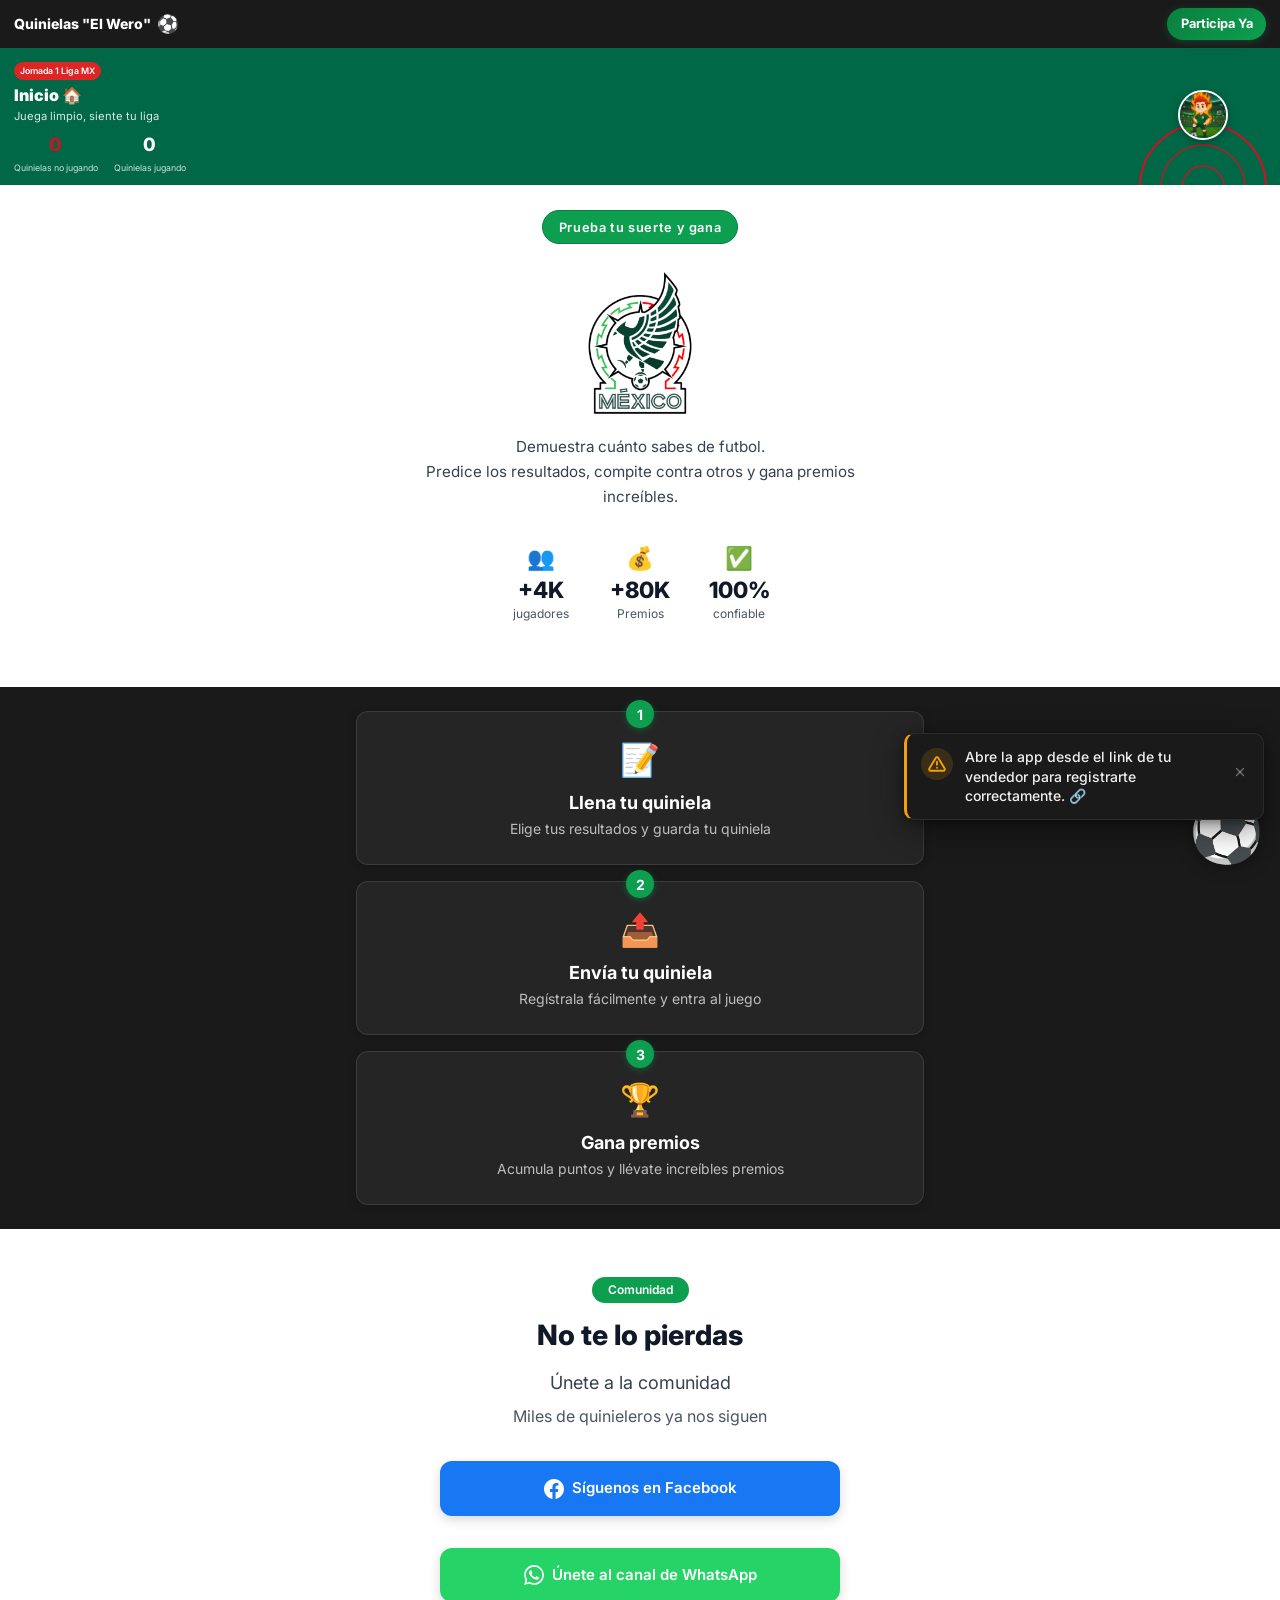
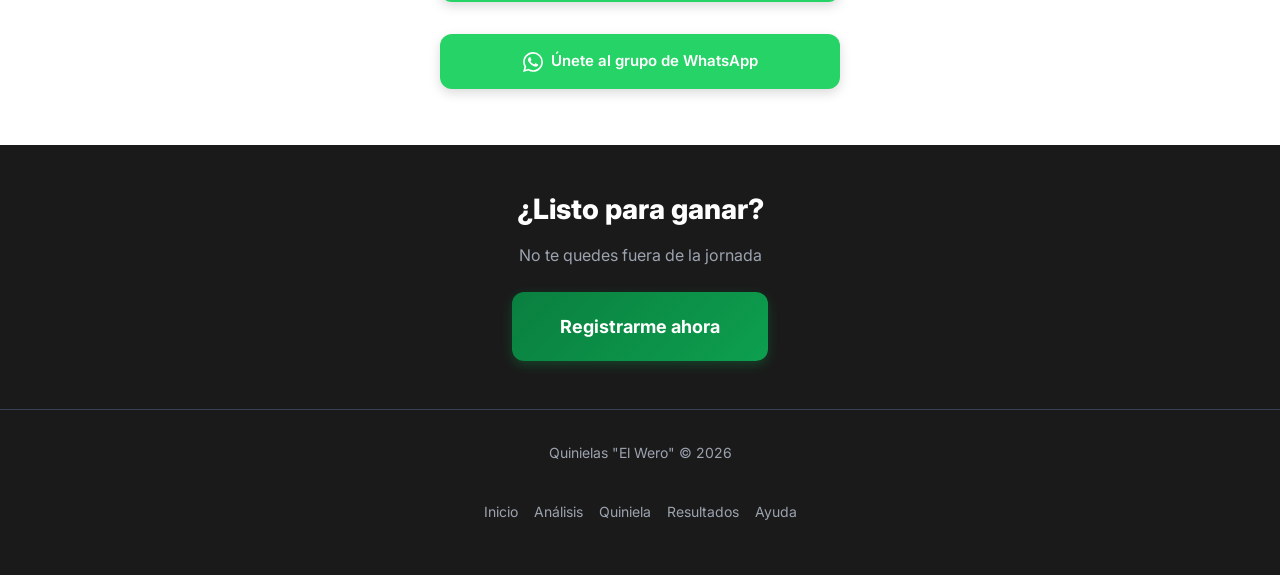
<file: index.html>
<!DOCTYPE html>
<html lang="es">
<head>
<meta charset="UTF-8">
<meta name="viewport" content="width=device-width, initial-scale=1.0, maximum-scale=5.0, user-scalable=yes">
<meta name="description" content="Panel de administración - Quinielas MX">
<title>Quinielas "El Wero"</title>
<link rel="stylesheet" href="styles.css">
<link rel="preconnect" href="https://fonts.googleapis.com">
<link rel="preconnect" href="https://fonts.gstatic.com" crossorigin>
<link href="https://fonts.googleapis.com/css2?family=Inter:wght@400;500;600;700;800;900&display=swap" rel="stylesheet">
<link rel="manifest" href="/manifest.json">
<meta name="theme-color" content="#006847">
<meta name="mobile-web-app-capable" content="yes">
<meta name="apple-mobile-web-app-capable" content="yes">
<meta name="apple-mobile-web-app-title" content="Quinielas">
<meta name="apple-mobile-web-app-status-bar-style" content="black-translucent">
</head>
<body>
<!-- Esto de abajo trabaja con mi header --> <!-- Esto de abajo trabaja con mi header --> <!-- Esto de abajo trabaja con mi header -->
<header class="admin-header">
<div class="header-content">
<div class="header-brand">
<span class="brand-name">Quinielas "El Wero"</span>
<span class="brand-ball">⚽</span>
</div>
<div class="header-user">
<span class="user-name" onclick="navigateTo('quiniela')">Participa Ya</span>
</div>
</div>
</header>
<!-- Esto de abajo trabaja con Inicio , juega limpio siente tu liga--><!-- Esto de abajo trabaja con Inicio , juega limpio siente tu liga-->
<section class="hero-admin active" id="hero">
<div class="hero-content">
<div class="hero-badge">
<span class="jornada-badge">Jornada 1 Liga MX</span>
</div>
<h1 class="hero-title">Inicio 🏠</h1>
<p class="hero-subtitle">Juega limpio, siente tu liga</p>
<div class="hero-stats">
<div class="hero-stat">
<span class="hero-stat__number hero-stat__number--red" id="quinielasNoJugandoCount" data-count="12">0</span>
<span class="hero-stat__label">Quinielas no jugando</span>
</div>
<div class="hero-stat">
<span class="hero-stat__number hero-stat__number--green" id="quinielasJugandoCount" data-count="8">0</span>
<span class="hero-stat__label">Quinielas jugando</span>
</div>
</div>
</div>
<div class="hero-decoration">
<svg class="decoration-ball" viewBox="0 0 100 100" fill="none">
<circle cx="50" cy="50" r="45" stroke="currentColor" stroke-width="1.5" opacity="0.15"/>
<circle cx="50" cy="50" r="30" stroke="currentColor" stroke-width="1" opacity="0.1"/>
<circle cx="50" cy="50" r="15" stroke="currentColor" stroke-width="1" opacity="0.2"/>
</svg>
<img src="logos/logo.png" alt="Logo" class="hero-profile-img">
</div>
</section>
<!-- Esto de abajo trabaja con analisis , Fútbol explicado con datos y porcentajes--> 
<section class="hero-admin hero-analisis" id="hero-analisis">
<div class="hero-content">
<div class="hero-badge">
<span class="jornada-badge">Jornada 1 Liga MX</span>
</div>
<h1 class="hero-title">Análisis 📊</h1>
<p class="hero-subtitle">Fútbol explicado con datos y porcentajes</p>
<div class="hero-stats">
<div class="hero-stat">
<span class="hero-stat__number hero-stat__number--red" data-count="18">8</span>
<span class="hero-stat__label">Equipos mexicanos</span>
</div>
<div class="hero-stat">
<span class="hero-stat__number hero-stat__number--green" data-count="85">10</span>
<span class="hero-stat__label">Equipos europeos</span>
</div>
</div>
</div>
<div class="hero-decoration">
<svg class="decoration-ball" viewBox="0 0 100 100" fill="none">
<circle cx="50" cy="50" r="45" stroke="currentColor" stroke-width="1.5" opacity="0.15"/>
<circle cx="50" cy="50" r="30" stroke="currentColor" stroke-width="1" opacity="0.1"/>
<circle cx="50" cy="50" r="15" stroke="currentColor" stroke-width="1" opacity="0.2"/>
</svg>
<img src="logos/logo.png" alt="Logo" class="hero-profile-img">
</div>
</section>
<!-- Esto de abajo trabaja con quiniela , Cada partido es una decisión, cada acierto te acerca al premio--> 
<section class="hero-admin hero-quiniela" id="hero-quiniela">
<div class="hero-content">
<div class="hero-badge">
<span class="jornada-badge">Jornada 1 Liga MX</span>
</div>
<h1 class="hero-title">Quiniela 📝</h1>
<p class="hero-subtitle">Cada partido es una decisión, cada acierto te acerca al premio</p>
</div>
</section>
<!-- Esto de abajo trabaja con Resultados , Donde el instinto se convierte en victoria--> 
<section class="hero-admin hero-resultados" id="hero-resultados">
<div class="hero-content">
<div class="hero-badge">
<span class="jornada-badge">Jornada 1 Liga MX</span>
</div>
<h1 class="hero-title">Resultados 🏆</h1>
<p class="hero-subtitle">Donde el instinto se convierte en victoria</p>
<div class="hero-stats">
<div class="hero-stat">
<span class="hero-stat__number hero-stat__number--red" id="quinielasNoJugandoCountResultados" data-count="127">0</span>
<span class="hero-stat__label">Quinielas no jugando</span>
</div>
<div class="hero-stat">
<span class="hero-stat__number hero-stat__number--green" id="quinielasJugandoCountResultados" data-count="15">0</span>
<span class="hero-stat__label">Quinielas jugando</span>
</div>
</div>
</div>
<div class="hero-decoration">
<svg class="decoration-ball" viewBox="0 0 100 100" fill="none">
<circle cx="50" cy="50" r="45" stroke="currentColor" stroke-width="1.5" opacity="0.15"/>
<circle cx="50" cy="50" r="30" stroke="currentColor" stroke-width="1" opacity="0.1"/>
<circle cx="50" cy="50" r="15" stroke="currentColor" stroke-width="1" opacity="0.2"/>
</svg>
<img src="logos/logo.png" alt="Logo" class="hero-profile-img">
</div>
</section>
<!-- Esto de abajo trabaja con Ayuda , Cada partido es una decisión, cada acierto te acerca al premio--> 
<section class="hero-admin hero-ayuda" id="hero-ayuda">
<div class="hero-content">
<div class="hero-badge">
<span>Soporte 24/7</span>
</div>
<h1 class="hero-title">Ayuda ❓</h1>
<p class="hero-subtitle">No juegas solo, estamos contigo en cada paso</p>
</div>
</section>
<!-- Esto de abajo trabaja con la el inicio de mi pagina 1 --> <!-- Esto de abajo trabaja con la el inicio de mi pagina 1-->
<main class="main-content" id="mainContent">
<section class="page active" id="pageInicio">
<div class="hero">
<div class="hero-bg"></div>
<div class="hero-content">
<span class="hero-badge">Prueba tu suerte y gana</span>
<img src="logos/mexico.png" alt="México" class="hero-logo">
<p class="hero-text">Demuestra cuánto sabes de futbol.<br>Predice los resultados, compite contra otros y gana premios increíbles.</p>
<div class="hero-metrics">
<div class="metric">
<span class="metric-icon">👥</span>
<span class="metric-value">+4K</span>
<span class="metric-label">jugadores</span>
</div>
<div class="metric">
<span class="metric-icon">💰</span>
<span class="metric-value">+80K</span>
<span class="metric-label">Premios</span>
</div>
<div class="metric">
<span class="metric-icon">✅</span>
<span class="metric-value">100%</span>
<span class="metric-label">confiable</span>
</div>
</div>
</div>
</div>
<!-- Esto de abajo trabaja con la el inicio de mi pagina 2 --> <!-- Esto de abajo trabaja con la el inicio de mi pagina 2-->
<div class="section">
<div class="steps-container">
<div class="step-card">
<div class="step-number">1</div>
<div class="step-icon">📝</div>
<h4>Llena tu quiniela</h4>
<p>Elige tus resultados y guarda tu quiniela</p>
</div>
<div class="step-card">
<div class="step-number">2</div>
<div class="step-icon">📤</div>
<h4>Envía tu quiniela</h4>
<p>Regístrala fácilmente y entra al juego</p>
</div>
<div class="step-card">
<div class="step-number">3</div>
<div class="step-icon">🏆</div>
<h4>Gana premios</h4>
<p>Acumula puntos y llévate increíbles premios</p>
</div>
</div>
</div>
<!-- Esto de abajo trabaja con la el inicio de mi pagina 3 --> <!-- Esto de abajo trabaja con la el inicio de mi pagina 3-->
<div class="section section-dark">
<span class="section-badge">Comunidad</span>
<h3 class="section-title">No te lo pierdas</h3>
<p class="section-subtitle">Únete a la comunidad</p>
<p class="section-text">Miles de quinieleros ya nos siguen</p>
<div class="social-buttons">
<a href="https://www.facebook.com/profile.php?id=61586293432281" target="_blank" class="social-btn facebook">
<svg viewBox="0 0 24 24" fill="currentColor"><path d="M24 12.073c0-6.627-5.373-12-12-12s-12 5.373-12 12c0 5.99 4.388 10.954 10.125 11.854v-8.385H7.078v-3.47h3.047V9.43c0-3.007 1.792-4.669 4.533-4.669 1.312 0 2.686.235 2.686.235v2.953H15.83c-1.491 0-1.956.925-1.956 1.874v2.25h3.328l-.532 3.47h-2.796v8.385C19.612 23.027 24 18.062 24 12.073z"/></svg>
Síguenos en Facebook
</a>
<a href="https://whatsapp.com/channel/0029VbBeTREDZ4LYMSgzS219" target="_blank" class="social-btn whatsapp">
<svg viewBox="0 0 24 24" fill="currentColor"><path d="M17.472 14.382c-.297-.149-1.758-.867-2.03-.967-.273-.099-.471-.148-.67.15-.197.297-.767.966-.94 1.164-.173.199-.347.223-.644.075-.297-.15-1.255-.463-2.39-1.475-.883-.788-1.48-1.761-1.653-2.059-.173-.297-.018-.458.13-.606.134-.133.298-.347.446-.52.149-.174.198-.298.298-.497.099-.198.05-.371-.025-.52-.075-.149-.669-1.612-.916-2.207-.242-.579-.487-.5-.669-.51-.173-.008-.371-.01-.57-.01-.198 0-.52.074-.792.372-.272.297-1.04 1.016-1.04 2.479 0 1.462 1.065 2.875 1.213 3.074.149.198 2.096 3.2 5.077 4.487.709.306 1.262.489 1.694.625.712.227 1.36.195 1.871.118.571-.085 1.758-.719 2.006-1.413.248-.694.248-1.289.173-1.413-.074-.124-.272-.198-.57-.347m-5.421 7.403h-.004a9.87 9.87 0 01-5.031-1.378l-.361-.214-3.741.982.998-3.648-.235-.374a9.86 9.86 0 01-1.51-5.26c.001-5.45 4.436-9.884 9.888-9.884 2.64 0 5.122 1.03 6.988 2.898a9.825 9.825 0 012.893 6.994c-.003 5.45-4.437 9.884-9.885 9.884m8.413-18.297A11.815 11.815 0 0012.05 0C5.495 0 .16 5.335.157 11.892c0 2.096.547 4.142 1.588 5.945L.057 24l6.305-1.654a11.882 11.882 0 005.683 1.448h.005c6.554 0 11.89-5.335 11.893-11.893a11.821 11.821 0 00-3.48-8.413z"/></svg>
Únete al canal de WhatsApp
</a>
<a href="https://chat.whatsapp.com/JKFSN3hDRBA91iy9T7GLPh" target="_blank" class="social-btn whatsapp-group grupo-jornada">
<svg viewBox="0 0 24 24" fill="currentColor"><path d="M17.472 14.382c-.297-.149-1.758-.867-2.03-.967-.273-.099-.471-.148-.67.15-.197.297-.767.966-.94 1.164-.173.199-.347.223-.644.075-.297-.15-1.255-.463-2.39-1.475-.883-.788-1.48-1.761-1.653-2.059-.173-.297-.018-.458.13-.606.134-.133.298-.347.446-.52.149-.174.198-.298.298-.497.099-.198.05-.371-.025-.52-.075-.149-.669-1.612-.916-2.207-.242-.579-.487-.5-.669-.51-.173-.008-.371-.01-.57-.01-.198 0-.52.074-.792.372-.272.297-1.04 1.016-1.04 2.479 0 1.462 1.065 2.875 1.213 3.074.149.198 2.096 3.2 5.077 4.487.709.306 1.262.489 1.694.625.712.227 1.36.195 1.871.118.571-.085 1.758-.719 2.006-1.413.248-.694.248-1.289.173-1.413-.074-.124-.272-.198-.57-.347m-5.421 7.403h-.004a9.87 9.87 0 01-5.031-1.378l-.361-.214-3.741.982.998-3.648-.235-.374a9.86 9.86 0 01-1.51-5.26c.001-5.45 4.436-9.884 9.888-9.884 2.64 0 5.122 1.03 6.988 2.898a9.825 9.825 0 012.893 6.994c-.003 5.45-4.437 9.884-9.885 9.884m8.413-18.297A11.815 11.815 0 0012.05 0C5.495 0 .16 5.335.157 11.892c0 2.096.547 4.142 1.588 5.945L.057 24l6.305-1.654a11.882 11.882 0 005.683 1.448h.005c6.554 0 11.89-5.335 11.893-11.893a11.821 11.821 0 00-3.48-8.413z"/></svg>
<span class="texto-grupo-jornada">Únete al grupo de WhatsApp</span>
</a>
</div>
</div>
<!-- Esto de abajo trabaja con la el inicio de mi pagina 4 --> <!-- Esto de abajo trabaja con la el inicio de mi pagina 4-->
<div class="section section-cta">
<h3 class="section-title">¿Listo para ganar?</h3>
<p class="section-text">No te quedes fuera de la jornada</p>
<button class="btn-primary btn-large" onclick="navigateTo('quiniela')">Registrarme ahora</button>
</div>
</section>
<!-- Esto de abajo trabaja con las cosas de Analisis, Horarios , Porcentajes --> <!-- Esto de abajo trabaja con las cosas de Analisis, Horarios , Porcentajes -->
<section class="page" id="pageAnalisis">
<div class="tab-container">
<button class="tab-btn active" data-tab="horarios">Horarios</button>
<button class="tab-btn" data-tab="porcentajes">Porcentajes</button>
</div>
<div class="tab-content active" id="tabHorarios">
<div class="matches-list" id="matchesHorarios"></div>
</div>
<div class="tab-content" id="tabPorcentajes">
<div class="matches-list" id="matchesPorcentajes"></div>
</div>
</section>
<!-- Esto de abajo trabaja con la pagina de la quiniela--> <!-- Esto de abajo trabaja con la pagina de la quiniela--> 
<section class="page" id="pageQuiniela">
<div class="quiniela-form">
<div class="input-group" style="display: flex; gap: 0; align-items: stretch;">
<input type="text" id="playerName" placeholder="Tu nombre" maxlength="15" style="flex: 1; margin: 0;">
<button class="btn-save" onclick="saveQuiniela()">Guardar 💾</button>
<button class="btn-reglamento" onclick="showReglamento()">📋</button>
</div>
<div class="quiniela-matches" id="quinielaMatches"></div>
<div class="quiniela-actions">
<button class="action-btn btn-delete" onclick="clearQuiniela()">Borrar<span class="action-icon">🗑️</span></button>
<button class="action-btn" onclick="randomQuiniela()">Aleatoria<span class="action-icon">🎲</span></button>
<button class="action-btn" type="button">Quinielas<span class="action-value quiniela-count">0</span></button>
<button class="action-btn" type="button">Precio<span class="action-value price-display">$0</span></button>
<button class="action-btn" data-action="show-saved" onclick="showSaved()">Guardadas<span class="action-icon">💾</span></button>
<button class="action-btn" onclick="sendQuiniela()">Enviar<span class="action-icon">✅</span></button>
</div>
<button class="quiniela-help-banner" onclick="showHelpModal()">
<span class="help-question">¿Tienes duda de cómo enviar tu quiniela?</span>
<span class="btn-help-icon">❓</span>
</button>
</div>
</section>
<!-- Esto de abajo trabaja con la pagina de los resultados--> <!-- Esto de abajo trabaja con la pagina de los resultados-->
<section class="page" id="pageResultados">
<div class="tab-container">
<button class="tab-btn active" data-tab="misQuinielas">Jugadas</button>
<button class="tab-btn" data-tab="listaGeneral">Lista</button>
<button class="tab-btn" data-tab="podio1">🥇</button>
<button class="tab-btn" data-tab="podio2">🥈</button>
<button class="tab-btn" data-tab="verificar">Verificar</button>
<button class="tab-btn" data-tab="simulador">Simulador</button>
</div>
<!-- Esto de abajo trabaja con las quinielas de jugadas--> <!-- Esto de abajo trabaja con las quinielas de jugadas-->
<div class="tab-content active" id="tabMisQuinielas">
<div class="my-quinielas-list" id="myQuinielasList">
<div class="empty-state">
<span class="empty-icon">📋</span>
<p>Aún no tienes quinielas guardadas</p>
<button class="btn-primary" onclick="navigateTo('quiniela')">Crear mi primera quiniela</button>
</div>
</div>
</div>
<!-- Esto de abajo trabaja con la lista oficial--> <!-- Esto de abajo trabaja con la lista oficial-->
<div class="tab-content" id="tabListaGeneral">
<div class="table-container">
<div class="table-wrapper">
<table class="results-table">
<thead>
<tr>
<th class="col-folio">Folio</th>
<th class="col-name">Nombre</th>
<th class="col-vendor">Vendedor</th>
<th class="col-match" data-match-index="1"></th>
<th class="col-match" data-match-index="2"></th>
<th class="col-match" data-match-index="3"></th>
<th class="col-match" data-match-index="4"></th>
<th class="col-match" data-match-index="5"></th>
<th class="col-match" data-match-index="6"></th>
<th class="col-match" data-match-index="7"></th>
<th class="col-match" data-match-index="8"></th>
<th class="col-match" data-match-index="9"></th>
<th class="col-points">Pts</th>
</tr>
</thead>
<tbody id="listaOficialTableBody"></tbody>
</table>
</div>
</div>
</div>
<!-- Esto de abajo trabaja con el contenido del 1 lugar-->
<div class="tab-content" id="tabPodio1">
<main class="main special-page gold-theme">
<div class="special-header">
<h2 class="special-title-yellow">Participantes<br>en primer Lugar</h2>
<div class="medal-container"><span class="medal-sticker">🥇</span></div>
</div>
<span class="winner-count" id="firstPlaceTotal">0</span>
<span class="winner-label" id="firstPlacePoints">cargando...</span>
</main>
</div>
<!-- Esto de abajo trabaja con el contenido del 2 lugar--> 
<div class="tab-content" id="tabPodio2">
<main class="main special-page silver-theme">
<div class="special-header">
<h2 class="special-title-silver">Participantes<br>en segundo Lugar</h2>
<div class="medal-container"><span class="medal-sticker">🥈</span></div>
</div>
<span class="winner-count" id="secondPlaceTotal">0</span>
<span class="winner-label" id="secondPlacePoints">cargando...</span>
</main>
</div>
<!-- Esto de abajo trabaja con el contenido del verificador--> <!-- Esto de abajo trabaja con el contenido del verificador-->
<div class="tab-content" id="tabVerificar">
<main class="main">
<div class="search-container">
<div class="search-box">
<input type="text" id="searchInput" class="search-input" placeholder="Nombre o vendedor..." autocomplete="off">
<button id="searchBtn" class="search-btn">Buscar</button>
</div>
</div>
<div class="search-results" id="searchResults">
<div class="no-results">
<span class="no-results-icon">🔎</span>
<p>Buscar quiniela</p>
</div>
</div>
</main>
</div>
<!-- Esto de abajo trabaja con el contenido del simulador--> <!-- Esto de abajo trabaja con el contenido del simulador--> 
<div class="tab-content" id="tabSimulador">
<main class="main">
<div class="teams-header">
<h2 class="section-title">Simulador de resultados 🎮 </h2>
<p class="text-center mb-1" style="color:var(--texto-secundario);">Ajusta los resultados y visualiza tu posición final</p>
</div>
<div class="simulation-shell">
<div class="simulation-container">
<div class="simulation-grid" id="simulationGrid"></div>
<div class="simulation-actions">
<button class="sim-btn sim-btn-secondary" id="resetSimulation">Reiniciar pronosticos 🔄</button>
</div>
</div>
</div>
<div class="summary-cards mb-2">
<div class="summary-card gold">
<span class="summary-icon">🥇</span>
<span class="summary-label">1er Lugar</span>
<span class="summary-count" id="simFirstPlace">0</span>
</div>
<div class="summary-card silver">
<span class="summary-icon">🥈</span>
<span class="summary-label">2do Lugar</span>
<span class="summary-count" id="simSecondPlace">0</span>
</div>
<div class="summary-card total">
<span class="summary-icon">👥</span>
<span class="summary-label">Total</span>
<span class="summary-count" id="simTotal">0</span>
</div>
</div>
<h2 class="section-title">Tabla de posiciones (Simulada)</h2>
<div class="table-container">
<div class="table-wrapper">
<table class="results-table">
<thead>
<tr>
<th class="col-folio">Folio</th>
<th class="col-name">Nombre</th>
<th class="col-vendor">Vendedor</th>
<th class="col-match" data-match-index="1"></th>
<th class="col-match" data-match-index="2"></th>
<th class="col-match" data-match-index="3"></th>
<th class="col-match" data-match-index="4"></th>
<th class="col-match" data-match-index="5"></th>
<th class="col-match" data-match-index="6"></th>
<th class="col-match" data-match-index="7"></th>
<th class="col-match" data-match-index="8"></th>
<th class="col-match" data-match-index="9"></th>
<th class="col-points">Pts</th>
</tr>
</thead>
<tbody id="simulationResultsBody"></tbody>
</table>
</div>
</div>
</main>
</div>
</section>
<!-- Esto de abajo trabaja con la pagina de ayuda--><!-- Esto de abajo trabaja con la pagina de ayuda-->
<section class="page" id="pageAyuda">
<section class="quick-help" id="quick-help">
<div class="help-section-header">
<h2 class="help-section-title">Toca para ver más información 👇</h2>
</div>
<div class="help-cards">
<article class="help-card" data-card="como-funciona">
<div class="help-card-icon">
<svg width="28" height="28" viewBox="0 0 24 24" fill="none" stroke="currentColor" stroke-width="2"><circle cx="12" cy="12" r="10"></circle><polygon points="10 8 16 12 10 16 10 8"></polygon></svg>
</div>
<h3 class="help-card-title">¿Cómo funciona la quiniela?</h3>
<p class="help-card-preview">Predice los resultados de los partidos</p>
<div class="help-card-content">
<p>La quiniela es simple: predices los resultados de los partidos de la jornada. Por cada acierto ganas 1 punto.<br>El que más puntos acumule al final, ¡gana el premio!</p>
<ul>
<li>Selecciona ganador local, <br>empate o visitante</li>
<li>Guarda tu quiniela cuando estés seguro de tus predicciones</li>
</ul>
</div>
<div class="help-card-arrow">
<svg width="20" height="20" viewBox="0 0 24 24" fill="none" stroke="currentColor" stroke-width="2"><polyline points="6 9 12 15 18 9"></polyline></svg>
</div>
</article>
<article class="help-card" data-card="como-envio">
<div class="help-card-icon">
<svg width="28" height="28" viewBox="0 0 24 24" fill="none" stroke="currentColor" stroke-width="2"><line x1="22" y1="2" x2="11" y2="13"></line><polygon points="22 2 15 22 11 13 2 9 22 2"></polygon></svg>
</div>
<h3 class="help-card-title">¿Cómo envío mi quiniela?</h3>
<p class="help-card-preview">Proceso simple y rápido</p>
<div class="help-card-content">
<p>Una vez que hayas completado todas tus predicciones:</p>
<ul>
<li>Revisa que todos los partidos tengan predicción</li>
<li>Presiona el botón "Enviar quiniela"</li>
<li>Serás redirigido a WhatsApp para enviar tu quiniela</li>
</ul>
</div>
<div class="help-card-arrow">
<svg width="20" height="20" viewBox="0 0 24 24" fill="none" stroke="currentColor" stroke-width="2"><polyline points="6 9 12 15 18 9"></polyline></svg>
</div>
</article>
<article class="help-card" data-card="ver-puntos">
<div class="help-card-icon">
<svg width="28" height="28" viewBox="0 0 24 24" fill="none" stroke="currentColor" stroke-width="2"><path d="M12 20V10"></path><path d="M18 20V4"></path><path d="M6 20v-4"></path></svg>
</div>
<h3 class="help-card-title">¿Cómo veo mis puntos?</h3>
<p class="help-card-preview">Sigue tu posición en tiempo real</p>
<div class="help-card-content">
<p>Puedes ver tus puntos y posición en cualquier momento:</p>
<ul>
<li>Entra a la sección "Resultados"</li>
<li>Consulta el tablero de posiciones</li>
<li>Los puntos se actualizan cada partido</li>
<li>Compara con otros participantes</li>
</ul>
</div>
<div class="help-card-arrow">
<svg width="20" height="20" viewBox="0 0 24 24" fill="none" stroke="currentColor" stroke-width="2"><polyline points="6 9 12 15 18 9"></polyline></svg>
</div>
</article>
<article class="help-card" data-card="si-gane">
<div class="help-card-icon">
<svg width="28" height="28" viewBox="0 0 24 24" fill="none" stroke="currentColor" stroke-width="2"><path d="M6 9H4.5a2.5 2.5 0 0 1 0-5H6"></path><path d="M18 9h1.5a2.5 2.5 0 0 0 0-5H18"></path><path d="M4 22h16"></path><path d="M10 14.66V17c0 .55-.47.98-.97 1.21C7.85 18.75 7 20.24 7 22"></path><path d="M14 14.66V17c0 .55.47.98.97 1.21C16.15 18.75 17 20.24 17 22"></path><path d="M18 2H6v7a6 6 0 0 0 12 0V2Z"></path></svg>
</div>
<h3 class="help-card-title">¿Cómo sé si gané?</h3>
<p class="help-card-preview">Notificación y pago garantizado</p>
<div class="help-card-content">
<p>Si resultas ganador:</p>
<ul>
<li>Te notificamos por WhatsApp</li>
<li>Tu nombre aparece en el tablero de ganadores</li>
<li>El pago se realiza en menos de 24 horas</li>
<li>Puedes elegir método de pago</li>
</ul>
</div>
<div class="help-card-arrow">
<svg width="20" height="20" viewBox="0 0 24 24" fill="none" stroke="currentColor" stroke-width="2"><polyline points="6 9 12 15 18 9"></polyline></svg>
</div>
</article>
<article class="help-card" data-card="reglas">
<div class="help-card-icon">
<svg width="28" height="28" viewBox="0 0 24 24" fill="none" stroke="currentColor" stroke-width="2"><path d="M14 2H6a2 2 0 0 0-2 2v16a2 2 0 0 0 2 2h12a2 2 0 0 0 2-2V8z"></path><polyline points="14 2 14 8 20 8"></polyline><line x1="16" y1="13" x2="8" y2="13"></line><line x1="16" y1="17" x2="8" y2="17"></line><polyline points="10 9 9 9 8 9"></polyline></svg>
</div>
<h3 class="help-card-title">Reglas generales</h3>
<p class="help-card-preview">Todo lo que necesitas saber</p>
<div class="help-card-content">
<p>Reglas básicas de participación:</p>
<ul>
<li>Puedes participar con las quinielas que desees por jornada</li>
<li>El cierre de la quiniela es 4 horas antes del primer partido</li>
<li>En caso de empate en puntos, el premio se divide entre los ganadores</li>
<li>Es responsabilidad de cada participante verificar que su quiniela haya sido subida correctamente</li>
<li>Quiniela no enviada, no subida por algún vendedor o por cualquier error, simplemente no participa en la jornada.</li>
<li>El Wero solo responde por la lista general de resultados</li>
</ul>
</div>
<div class="help-card-arrow">
<svg width="20" height="20" viewBox="0 0 24 24" fill="none" stroke="currentColor" stroke-width="2"><polyline points="6 9 12 15 18 9"></polyline></svg>
</div>
</article>
</div>
</section>
<section class="help-deposits" id="deposits">
<div class="help-section-header">
<div class="help-deposits-badge">
<svg width="16" height="16" viewBox="0 0 24 24" fill="none" stroke="currentColor" stroke-width="2"><path d="M12 22s8-4 8-10V5l-8-3-8 3v7c0 6 8 10 8 10z"></path><polyline points="9 12 11 14 15 10"></polyline></svg>
<span>Seguro 100% 🔒</span>
</div>
<h2 class="help-section-title">Métodos de depósito</h2>
<p class="help-section-subtitle">Elige tu método preferido y deposita fácilmente</p>
</div>
<div class="help-deposit-cards">
<!-- ⚽ JavaScript llena esto automáticamente según el vendedor ⚽ -->
</div>
<div class="help-deposit-tip">
<svg width="20" height="20" viewBox="0 0 24 24" fill="none" stroke="currentColor" stroke-width="2"><circle cx="12" cy="12" r="10"></circle><line x1="12" y1="16" x2="12" y2="12"></line><line x1="12" y1="8" x2="12.01" y2="8"></line></svg>
<p>Después de depositar, envía tu comprobante por WhatsApp para activar tu jugada</p>
</div>
</section>
<section class="help-contact" id="contact">
<div class="help-contact-content">
<div class="help-contact-icon">
<svg width="32" height="32" viewBox="0 0 24 24" fill="currentColor"><path d="M17.472 14.382c-.297-.149-1.758-.867-2.03-.967-.273-.099-.471-.148-.67.15-.197.297-.767.966-.94 1.164-.173.199-.347.223-.644.075-.297-.15-1.255-.463-2.39-1.475-.883-.788-1.48-1.761-1.653-2.059-.173-.297-.018-.458.13-.606.134-.133.298-.347.446-.52.149-.174.198-.298.298-.497.099-.198.05-.371-.025-.52-.075-.149-.669-1.612-.916-2.207-.242-.579-.487-.5-.669-.51-.173-.008-.371-.01-.57-.01-.198 0-.52.074-.792.372-.272.297-1.04 1.016-1.04 2.479 0 1.462 1.065 2.875 1.213 3.074.149.198 2.096 3.2 5.077 4.487.709.306 1.262.489 1.694.625.712.227 1.36.195 1.871.118.571-.085 1.758-.719 2.006-1.413.248-.694.248-1.289.173-1.413-.074-.124-.272-.198-.57-.347m-5.421 7.403h-.004a9.87 9.87 0 01-5.031-1.378l-.361-.214-3.741.982.998-3.648-.235-.374a9.86 9.86 0 01-1.51-5.26c.001-5.45 4.436-9.884 9.888-9.884 2.64 0 5.122 1.03 6.988 2.898a9.825 9.825 0 012.893 6.994c-.003 5.45-4.437 9.884-9.885 9.884m8.413-18.297A11.815 11.815 0 0012.05 0C5.495 0 .16 5.335.157 11.892c0 2.096.547 4.142 1.588 5.945L.057 24l6.305-1.654a11.882 11.882 0 005.683 1.448h.005c6.554 0 11.89-5.335 11.893-11.893a11.821 11.821 0 00-3.48-8.413z"/></svg>
</div>
<h2 class="help-contact-title">¿Dudas? escríbenos directo</h2>
<p class="help-contact-subtitle">Respondemos tus dudas</p>
<a href="https://wa.me/528281011650" class="help-whatsapp-button" target="_blank" rel="noopener">
<span>Abrir WhatsApp</span>
<svg width="20" height="20" viewBox="0 0 24 24" fill="currentColor"><path d="M17.472 14.382c-.297-.149-1.758-.867-2.03-.967-.273-.099-.471-.148-.67.15-.197.297-.767.966-.94 1.164-.173.199-.347.223-.644.075-.297-.15-1.255-.463-2.39-1.475-.883-.788-1.48-1.761-1.653-2.059-.173-.297-.018-.458.13-.606.134-.133.298-.347.446-.52.149-.174.198-.298.298-.497.099-.198.05-.371-.025-.52-.075-.149-.669-1.612-.916-2.207-.242-.579-.487-.5-.669-.51-.173-.008-.371-.01-.57-.01-.198 0-.52.074-.792.372-.272.297-1.04 1.016-1.04 2.479 0 1.462 1.065 2.875 1.213 3.074.149.198 2.096 3.2 5.077 4.487.709.306 1.262.489 1.694.625.712.227 1.36.195 1.871.118.571-.085 1.758-.719 2.006-1.413.248-.694.248-1.289.173-1.413-.074-.124-.272-.198-.57-.347m-5.421 7.403h-.004a9.87 9.87 0 01-5.031-1.378l-.361-.214-3.741.982.998-3.648-.235-.374a9.86 9.86 0 01-1.51-5.26c.001-5.45 4.436-9.884 9.888-9.884 2.64 0 5.122 1.03 6.988 2.898a9.825 9.825 0 012.893 6.994c-.003 5.45-4.437 9.884-9.885 9.884m8.413-18.297A11.815 11.815 0 0012.05 0C5.495 0 .16 5.335.157 11.892c0 2.096.547 4.142 1.588 5.945L.057 24l6.305-1.654a11.882 11.882 0 005.683 1.448h.005c6.554 0 11.89-5.335 11.893-11.893a11.821 11.821 0 00-3.48-8.413z"/></svg>
</a>
</div>
</section>
<section class="help-faq" id="faq">
<div class="help-section-header">
<h2 class="help-section-title">Preguntas frecuentes a <br>"El Wero"</h2>
<p class="help-section-subtitle">Las dudas más comunes resueltas</p>
</div>
<div class="help-faq-list">
<article class="help-faq-item">
<button class="help-faq-question">
<span>¿Cómo te llamas?</span>
<svg class="help-faq-icon" width="20" height="20" viewBox="0 0 24 24" fill="none" stroke="currentColor" stroke-width="2"><line x1="12" y1="5" x2="12" y2="19"></line><line x1="5" y1="12" x2="19" y2="12"></line></svg>
</button>
<div class="help-faq-answer">
<p>Irving Emilio Gonzalez Romero.</p>
</div>
</article>
<article class="help-faq-item">
<button class="help-faq-question">
<span>¿Dónde se ubican?</span>
<svg class="help-faq-icon" width="20" height="20" viewBox="0 0 24 24" fill="none" stroke="currentColor" stroke-width="2"><line x1="12" y1="5" x2="12" y2="19"></line><line x1="5" y1="12" x2="19" y2="12"></line></svg>
</button>
<div class="help-faq-answer">
<p>Cadereyta Jiménez.</p>
</div>
</article>
<article class="help-faq-item">
<button class="help-faq-question">
<span>¿Cuánto es el premio?</span>
<svg class="help-faq-icon" width="20" height="20" viewBox="0 0 24 24" fill="none" stroke="currentColor" stroke-width="2"><line x1="12" y1="5" x2="12" y2="19"></line><line x1="5" y1="12" x2="19" y2="12"></line></svg>
</button>
<div class="help-faq-answer">
<p>El premio se publica poco antes del primer partido.</p>
</div>
</article>
<article class="help-faq-item">
<button class="help-faq-question">
<span>¿Qué pasa si salen varios ganadores?</span>
<svg class="help-faq-icon" width="20" height="20" viewBox="0 0 24 24" fill="none" stroke="currentColor" stroke-width="2"><line x1="12" y1="5" x2="12" y2="19"></line><line x1="5" y1="12" x2="19" y2="12"></line></svg>
</button>
<div class="help-faq-answer">
<p>El premio se reparte entre las personas que obtuvieron la mayor cantidad de puntos.</p>
</div>
</article>
<article class="help-faq-item">
<button class="help-faq-question">
<span>¿A qué hora cierra la quiniela?</span>
<svg class="help-faq-icon" width="20" height="20" viewBox="0 0 24 24" fill="none" stroke="currentColor" stroke-width="2"><line x1="12" y1="5" x2="12" y2="19"></line><line x1="5" y1="12" x2="19" y2="12"></line></svg>
</button>
<div class="help-faq-answer">
<p>Semana a semana se postula diferente horario tras finalizar la quiniela anterior.</p>
</div>
</article>
<article class="help-faq-item">
<button class="help-faq-question">
<span>¿Cómo es el método de pago cuando resulto ganador?</span>
<svg class="help-faq-icon" width="20" height="20" viewBox="0 0 24 24" fill="none" stroke="currentColor" stroke-width="2"><line x1="12" y1="5" x2="12" y2="19"></line><line x1="5" y1="12" x2="19" y2="12"></line></svg>
</button>
<div class="help-faq-answer">
<p>Se te pide alguna tarjeta de tu pertenencia para depositarte.</p>
</div>
</article>
<article class="help-faq-item">
<button class="help-faq-question">
<span>¿Cuándo se publica la lista de participantes?</span>
<svg class="help-faq-icon" width="20" height="20" viewBox="0 0 24 24" fill="none" stroke="currentColor" stroke-width="2"><line x1="12" y1="5" x2="12" y2="19"></line><line x1="5" y1="12" x2="19" y2="12"></line></svg>
</button>
<div class="help-faq-answer">
<p>Poco antes del primer partido.</p>
</div>
</article>
<article class="help-faq-item">
<button class="help-faq-question">
<span>¿Cuánto vale la quiniela?</span>
<svg class="help-faq-icon" width="20" height="20" viewBox="0 0 24 24" fill="none" stroke="currentColor" stroke-width="2"><line x1="12" y1="5" x2="12" y2="19"></line><line x1="5" y1="12" x2="19" y2="12"></line></svg>
</button>
<div class="help-faq-answer">
<p>$30 pesos.</p>
</div>
</article>
</div>
</section>
</section>
<!-- Esto de abajo trabaja con la pagina de administrador--><!-- Esto de abajo trabaja con la pagina de administrador-->
<section class="page" id="pageAdmin">
<div class="admin-root">
<section class="admin-hero" id="admin-hero">
<div class="hero-content">
<h1 class="hero-title">Panel del administrador</h1>
<p class="hero-subtitle">Control total de tus quinielas</p>
<p class="hero-vendor" id="heroVendorText">Vendedor</p>
</div>
</section>
<section class="admin-kpis" id="admin-kpis">
<div class="section-header">
<h2 class="section-title">Resumen general</h2>
</div>
</section>
<section class="admin-alerts" id="admin-alerts">
<div class="alert alert--danger">
<div class="alert__icon">
<svg width="20" height="20" viewBox="0 0 24 24" fill="none" stroke="currentColor" stroke-width="2"><circle cx="12" cy="12" r="10"></circle><line x1="12" y1="8" x2="12" y2="12"></line><line x1="12" y1="16" x2="12.01" y2="16"></line></svg>
</div>
<div class="alert__content">
<p class="alert__title"><span id="pendingCount">0</span> Por confirmar</p>
<p class="alert__text">Requieren confirmación</p>
</div>
<button class="alert__action" aria-label="Ver pendientes">
<svg width="16" height="16" viewBox="0 0 24 24" fill="none" stroke="currentColor" stroke-width="2"><polyline points="9 18 15 12 9 6"></polyline></svg>
</button>
</div>
<div class="alert alert--success">
<div class="alert__icon">
<svg width="20" height="20" viewBox="0 0 24 24" fill="none" stroke="currentColor" stroke-width="2"><circle cx="12" cy="12" r="10"></circle><polygon points="10 8 16 12 10 16 10 8"></polygon></svg>
</div>
<div class="alert__content">
<p class="alert__title"><span id="playingCount">0</span> Jugando</p>
<p class="alert__text">Quinielas jugando en la jornada</p>
</div>
<button class="alert__action" aria-label="Ver jugando">
<svg width="16" height="16" viewBox="0 0 24 24" fill="none" stroke="currentColor" stroke-width="2"><polyline points="9 18 15 12 9 6"></polyline></svg>
</button>
</div>
<div class="alert alert--info">
<div class="alert__icon">
<svg width="20" height="20" viewBox="0 0 24 24" fill="none" stroke="currentColor" stroke-width="2"><circle cx="12" cy="12" r="10"></circle><line x1="12" y1="12" x2="12" y2="16"></line><line x1="12" y1="8" x2="12.01" y2="8"></line></svg>
</div>
<div class="alert__content">
<p class="alert__title"><span id="waitingCount">0</span> En espera</p>
<p class="alert__text">Espera a que sean añadidas</p>
</div>
<button class="alert__action" aria-label="Ver en espera">
<svg width="16" height="16" viewBox="0 0 24 24" fill="none" stroke="currentColor" stroke-width="2"><polyline points="9 18 15 12 9 6"></polyline></svg>
</button>
</div>
<div class="alert alert--neutral">
<div class="alert__icon">
<svg width="20" height="20" viewBox="0 0 24 24" fill="none" stroke="currentColor" stroke-width="2"><path d="M22 11.08V12a10 10 0 1 1-5.93-9.14"></path><polyline points="22 4 12 14.01 9 11.01"></polyline></svg>
</div>
<div class="alert__content">
<p class="alert__title"><span id="totalCount">0</span> En la lista</p>
<p class="alert__text">Total de quinielas esta semana</p>
</div>
<button class="alert__action" aria-label="Ver lista">
<svg width="16" height="16" viewBox="0 0 24 24" fill="none" stroke="currentColor" stroke-width="2"><polyline points="9 18 15 12 9 6"></polyline></svg>
</button>
</div>
</section>
<section class="admin-current-week" id="admin-current-week">
<div class="section-header">
<h2 class="section-title">Jornada actual</h2>
</div>
<div class="week-card">
<div class="week-card__header">
<div class="week-card__jornada">
<span class="week-card__number">Mx</span>
</div>
<div class="week-card__dates">
<p class="week-card__range">Jornada 1</p>
<p class="week-card__status">Cierra en 6 horas</p>
</div>
</div>
<div class="week-card__progress">
<div class="progress-bar">
<div class="progress-bar__fill" style="--progress: 65%"></div>
</div>
<div class="progress-labels">
<span>Inicio</span>
<span>65% completado</span>
<span>Cierre</span>
</div>
</div>
</div>
</section>
<!--Esto de abajo trabaja en las seccion de la vavegacion en Admnistrador-->
<section class="admin-filters" id="admin-filters">
<div class="filters-bar">
<div class="filter-buttons">
<button class="filter-btn active" data-filter="pendientes">
Pendientes <span class="filter-emoji">📋</span>
</button>
<button class="filter-btn" data-filter="espera">
En espera <span class="filter-emoji">⏸️</span>
</button>
<button class="filter-btn" data-filter="jugando">
Jugando <span class="filter-emoji">⚽</span>
</button>
</div>
</div>
</section>
<!--Esto de abajo trabaja en la lista de pendientes en mi codigo-->
<section class="admin-quinielas-list" id="adminPendientes">
<div class="section-header">
<h2 class="section-title">Pendientes</h2>
<span class="section-count" id="totalQuinielasCount">0 En total</span>
</div>
<div class="table-container">
<div class="table-wrapper">
<table class="results-table">
<thead>
<tr>
<th class="col-name">Nombre</th>
<th class="col-match" data-match-index="1">P1</th>
<th class="col-match" data-match-index="2">P2</th>
<th class="col-match" data-match-index="3">P3</th>
<th class="col-match" data-match-index="4">P4</th>
<th class="col-match" data-match-index="5">P5</th>
<th class="col-match" data-match-index="6">P6</th>
<th class="col-match" data-match-index="7">P7</th>
<th class="col-match" data-match-index="8">P8</th>
<th class="col-match" data-match-index="9">P9</th>
<th class="col-actions">Acción</th>
</tr>
</thead>
<tbody id="pendientesTableBody">
</tbody>
</table>
</div>
</div>
</section>
<!--Esto de abajo trabaja en la lista en Jugadas en mi codigo-->
<section class="admin-quinielas-list" id="adminJugando" style="display:none;">
<div class="section-header">
<h2 class="section-title">Jugando</h2>
<span class="section-count" id="jugandoCount">0 en juego</span>
</div>
<div class="table-container">
<div class="table-wrapper">
<table class="results-table">
<thead>
<tr>
<th class="col-folio">Folio</th>
<th class="col-name">Nombre</th>
<th class="col-vendor">Vendedor</th>
<th class="col-match" data-match-index="1"></th>
<th class="col-match" data-match-index="2"></th>
<th class="col-match" data-match-index="3"></th>
<th class="col-match" data-match-index="4"></th>
<th class="col-match" data-match-index="5"></th>
<th class="col-match" data-match-index="6"></th>
<th class="col-match" data-match-index="7"></th>
<th class="col-match" data-match-index="8"></th>
<th class="col-match" data-match-index="9"></th>
<th class="col-points">Pts</th>
</tr>
</thead>
<tbody id="jugandoTableBody"></tbody>
</table>
</div>
</div>
</section>
<!--Esto de abajo trabaja en la lista de Espera en mi codigo-->
<section class="admin-quinielas-list" id="adminEspera" style="display:none;">
<div class="section-header">
<h2 class="section-title">En espera</h2>
<span class="section-count" id="esperaCount">0 en espera</span>
</div>
<div class="table-container">
<div class="table-wrapper">
<table class="results-table">
<thead>
<tr>
<th class="col-name">Nombre</th>
<th class="col-match" data-match-index="1">P1</th>
<th class="col-match" data-match-index="2">P2</th>
<th class="col-match" data-match-index="3">P3</th>
<th class="col-match" data-match-index="4">P4</th>
<th class="col-match" data-match-index="5">P5</th>
<th class="col-match" data-match-index="6">P6</th>
<th class="col-match" data-match-index="7">P7</th>
<th class="col-match" data-match-index="8">P8</th>
<th class="col-match" data-match-index="9">P9</th>
<th class="col-actions">Esperando</th>
</tr>
</thead>
<tbody id="esperaTableBody">
</tbody>
</table>
</div>
</div>
</section>
<!-- Toast de notificaciones -->
<div class="admin-toast" id="adminToast" role="alert" aria-live="polite">
<div class="toast__icon">
<svg width="20" height="20" viewBox="0 0 24 24" fill="none" stroke="currentColor" stroke-width="2">
<polyline points="20 6 9 17 4 12"></polyline>
</svg>
</div>
<span class="toast__message" id="adminToastMessage">Acción completada</span>
</div>
</main>
<!-- Esto de abajo trabaja con el final de todas las paginas--><!-- Esto de abajo trabaja con el final de todas las paginas-->
<footer class="footer">
<p class="footer-brand">Quinielas "El Wero" © 2026</p>
<div class="footer-links">
<a href="#" onclick="navigateTo('inicio'); return false;">Inicio</a>
<a href="#" onclick="navigateTo('analisis'); return false;">Análisis</a>
<a href="#" onclick="navigateTo('quiniela'); return false;">Quiniela</a>
<a href="#" onclick="navigateTo('resultados'); return false;">Resultados</a>
<a href="#" onclick="navigateTo('ayuda'); return false;">Ayuda</a>
</div>
</footer>
<!-- Esto de abajo trabaja con la navegacion principal de mi pagina--> <!-- Esto de abajo trabaja con la navegacion principal de mi pagina-->
<nav class="floating-nav" id="floatingNav">
<button class="nav-toggle" id="navToggle" aria-label="Menú de navegación">
<span class="nav-toggle-icon">⚽</span>
</button>
<div class="nav-items" id="navItems">
<button class="nav-item active" data-page="inicio" aria-label="Inicio">
<span class="nav-icon">🏠</span>
<span class="nav-label">Inicio</span>
</button>
<button class="nav-item" data-page="analisis" aria-label="Análisis">
<span class="nav-icon">📊</span>
<span class="nav-label">Análisis</span>
</button>
<button class="nav-item" data-page="quiniela" aria-label="Quiniela">
<span class="nav-icon">📝</span>
<span class="nav-label">Quiniela</span>
</button>
<button class="nav-item" data-page="resultados" aria-label="Resultados">
<span class="nav-icon">🏆</span>
<span class="nav-label">Resultados</span>
</button>
<button class="nav-item" data-page="ayuda" aria-label="Ayuda">
<span class="nav-icon">❓</span>
<span class="nav-label">Ayuda</span>
</button>
</div>
</nav>
<div id="pwaBanner" style="
display:none; position:fixed; bottom:0; left:0; right:0; z-index:99999;
background:linear-gradient(135deg,#006847,#004d35);
color:white; padding:16px 20px 24px; border-radius:20px 20px 0 0;
box-shadow:0 -4px 30px rgba(0,0,0,0.4); flex-direction:column; gap:12px;
">
<div style="display:flex; align-items:center; gap:12px;">
<img src="/logos/logo.png" style="width:48px;height:48px;border-radius:12px;">
<div>
<div style="font-weight:700; font-size:1rem;">Instala Quinielas El Wero 📲 </div>
<div style="font-size:0.78rem; opacity:0.85; margin-top:2px;">Acceso mas rápido</div>
</div>
</div>
<div style="display:flex; gap:10px;">
<button onclick="PWA.instalarPWA()" style="
flex:1; background:white; color:#006847; border:none;
padding:12px; border-radius:10px; font-weight:700;
font-size:0.9rem; cursor:pointer;">Instalar gratis ✅</button>
<button onclick="PWA.cerrarBanner()" style="
background:rgba(255,255,255,0.15); color:white; border:none;
padding:12px 16px; border-radius:10px; font-size:0.85rem; cursor:pointer;
">Ahora no</button>
</div>
</div>
<script src="script.js"></script>
<!-- Esto de abajo trabaja con las alertas de confirmar-Rechazar-Enviar quiniela a whats app--> <!-- Esto de abajo trabaja con las alertas de confirmar-Rechazar-Enviar quiniela a whats app-->
<div class="modal-overlay" id="modalConfirmar">
<div class="modal-box modal-confirmar">
<div class="modal-icon">
<svg viewBox="0 0 52 52" class="checkmark">
<circle class="checkmark-circle" cx="26" cy="26" r="25" fill="none"/>
<path class="checkmark-check" fill="none" d="M14.1 27.2l7.1 7.2 16.7-16.8"/>
</svg>
</div>
<h2 class="modal-title">¿Confirmar esta quiniela?</h2>
<p class="modal-message" id="confirmarMessage">Esta quiniela pasará a la "lista"</p>
<div class="modal-actions">
<button class="btn-modal btn-cancelar" onclick="cerrarModalConfirmar()">Cancelar</button>
<button class="btn-modal btn-confirmar-modal" onclick="ejecutarConfirmar()">Sí, confirmar</button>
</div>
</div>
</div>
<div class="modal-overlay" id="modalRechazar">
<div class="modal-box modal-rechazar">
<div class="modal-icon-rechazar">
<svg viewBox="0 0 52 52" class="xmark">
<circle class="xmark-circle" cx="26" cy="26" r="25" fill="none"/>
<path class="xmark-cross" fill="none" d="M16,16 L36,36 M36,16 L16,36"/>
</svg>
</div>
<h2 class="modal-title">¿Rechazar esta quiniela?</h2>
<p class="modal-message" id="rechazarMessage">Esta acción eliminará la quiniela permanentemente</p>
<div class="modal-actions">
<button class="btn-modal btn-cancelar-rojo" onclick="cerrarModalRechazar()">Cancelar</button>
<button class="btn-modal btn-rechazar-modal" onclick="ejecutarRechazo()">Sí, rechazar</button>
</div>
</div>
</div>
<!-- Modal Envío Exitoso WhatsApp -->
<div class="modal-overlay modal-whatsapp" id="modalEnvioExitoso">
<div class="modal-box modal-success">
<div class="whatsapp-animation">
<div class="whatsapp-logo">
<svg viewBox="0 0 175.216 175.552" xmlns="http://www.w3.org/2000/svg">
<path d="M87.184 25.227c-33.733 0-61.166 27.423-61.178 61.13a60.98 60.98 0 0 0 9.349 32.535l1.455 2.313-6.179 22.558 23.146-6.069 2.235 1.324c9.387 5.571 20.15 8.517 31.126 8.523h.023c33.707 0 61.14-27.426 61.153-61.135a60.75 60.75 0 0 0-17.895-43.251 60.75 60.75 0 0 0-43.235-17.928z" fill="#25d366"/>
<path d="M68.772 55.603c-1.378-3.061-2.828-3.123-4.137-3.176l-3.524-.043c-1.226 0-3.218.46-4.902 2.3s-6.435 6.287-6.435 15.332 6.588 17.785 7.506 19.013 12.718 20.381 31.405 27.75c15.529 6.124 18.689 4.906 22.061 4.6s10.877-4.447 12.408-8.74 1.532-7.971 1.073-8.74-1.685-1.226-3.525-2.146-10.877-5.367-12.562-5.981-2.91-.919-4.137.921-4.746 5.979-5.819 7.206-2.144 1.381-3.984.462-7.76-2.861-14.784-9.124c-5.465-4.873-9.154-10.891-10.228-12.73s-.114-2.835.808-3.751c.825-.824 1.838-2.147 2.759-3.22s1.224-1.84 1.836-3.065.307-2.301-.153-3.22-4.032-10.011-5.666-13.647" fill="#FFF" fill-rule="evenodd"/>
</svg>
</div>
<div class="rocket">🚀</div>
</div>
<h2 class="modal-title-success">¡Quinielas enviadas!</h2>
<div class="success-details">
<div class="success-badge">
<span class="success-number" id="exitosasCount">0</span>
<span class="success-label">quinielas</span>
</div>
<div class="price-box">
<div class="price-amount" id="totalPriceAmount">$0</div>
<div class="price-label">Total a pagar</div>
</div>
</div>
<p class="modal-message-success" id="mensajeEnvio">¡Ve a WhatsApp para compartir tus quinielas!</p>
<div class="modal-actions-full">
<button class="btn-whatsapp" id="btnIrWhatsApp">
Ir a WhatsApp
<svg width="24" height="24" viewBox="0 0 24 24" fill="white">
<path d="M17.472 14.382c-.297-.149-1.758-.867-2.03-.967-.273-.099-.471-.148-.67.15-.197.297-.767.966-.94 1.164-.173.199-.347.223-.644.075-.297-.15-1.255-.463-2.39-1.475-.883-.788-1.48-1.761-1.653-2.059-.173-.297-.018-.458.13-.606.134-.133.298-.347.446-.52.149-.174.198-.298.298-.497.099-.198.05-.371-.025-.52-.075-.149-.669-1.612-.916-2.207-.242-.579-.487-.5-.669-.51-.173-.008-.371-.01-.57-.01-.198 0-.52.074-.792.372-.272.297-1.04 1.016-1.04 2.479 0 1.462 1.065 2.875 1.213 3.074.149.198 2.096 3.2 5.077 4.487.709.306 1.262.489 1.694.625.712.227 1.36.195 1.871.118.571-.085 1.758-.719 2.006-1.413.248-.694.248-1.289.173-1.413-.074-.124-.272-.198-.57-.347m-5.421 7.403h-.004a9.87 9.87 0 01-5.031-1.378l-.361-.214-3.741.982.998-3.648-.235-.374a9.86 9.86 0 01-1.51-5.26c.001-5.45 4.436-9.884 9.888-9.884 2.64 0 5.122 1.03 6.988 2.898a9.825 9.825 0 012.893 6.994c-.003 5.45-4.437 9.884-9.885 9.884m8.413-18.297A11.815 11.815 0 0012.05 0C5.495 0 .16 5.335.157 11.892c0 2.096.547 4.142 1.588 5.945L.057 24l6.305-1.654a11.882 11.882 0 005.683 1.448h.005c6.554 0 11.89-5.335 11.893-11.893a11.821 11.821 0 00-3.48-8.413z"/>
</svg>
</button>
<button class="btn-cerrar-modal" onclick="cerrarModalEnvio()">Cerrar</button>
</div>
</div>
</div>
</body>
</html>
</file>
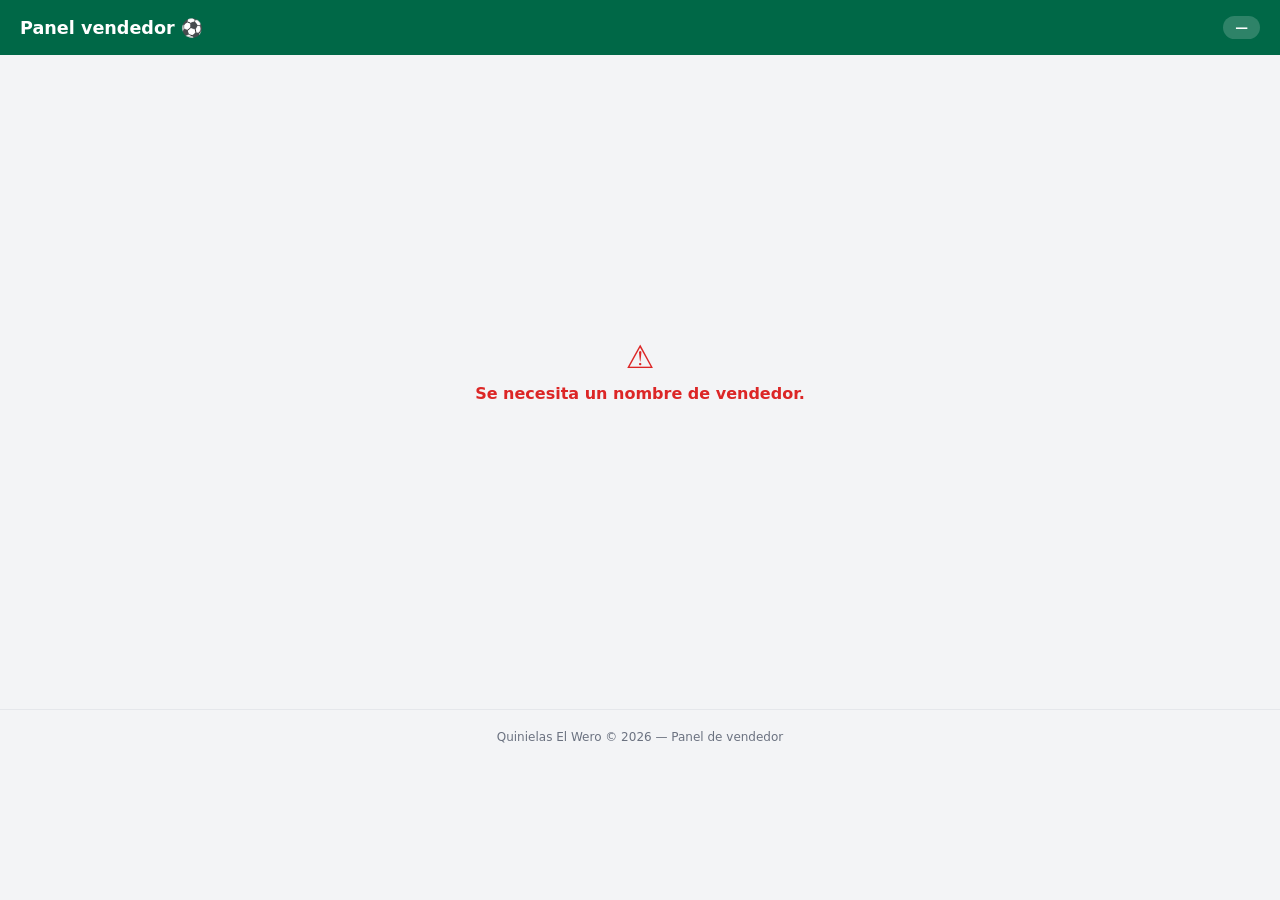
<file: panel-vendedor.html>
<!DOCTYPE html>
<html lang="es">
<head>
<meta charset="UTF-8">
<meta name="viewport" content="width=device-width, initial-scale=1.0">
<title>Panel Vendedor - Quinielas El Wero</title>
<style>
*, *::before, *::after { box-sizing: border-box; margin: 0; padding: 0; }
:root {
--verde: #006847;
--rojo:  #dc2626;
--fondo: #f3f4f6;
--borde: #e5e7eb;
--gris:  #6b7280;
--radio: 10px;
}
body { font-family: system-ui, sans-serif; background: var(--fondo); color: #111; min-height: 100vh; }
.header {
background: var(--verde); color: #fff;
padding: 16px 20px; display: flex;
align-items: center; justify-content: space-between; gap: 12px;
}
.header h1 { font-size: 1.1rem; font-weight: 800; color: #fff; }
.vendedor-badge {
background: rgba(255,255,255,.18); border-radius: 20px;
padding: 4px 12px; font-size: .8rem; font-weight: 600; color: #fff;
}
#loginScreen {
display: flex; flex-direction: column; align-items: center;
justify-content: center; min-height: 70vh; padding: 24px; gap: 12px;
}
.pin-box {
background: #fff; border-radius: 16px; padding: 28px 24px;
width: 100%; max-width: 340px;
box-shadow: 0 4px 20px rgba(0,0,0,.1); text-align: center;
}
.pin-box h2 { font-size: 1.2rem; color: var(--verde); margin-bottom: 6px; }
.pin-box p  { font-size: .85rem; color: var(--gris); margin-bottom: 20px; }
.pin-dots { display: flex; justify-content: center; gap: 10px; margin-bottom: 20px; }
.pin-dot {
width: 16px; height: 16px; border-radius: 50%;
background: var(--borde); border: 2px solid #d1d5db; transition: background .15s;
}
.pin-dot.filled { background: var(--verde); border-color: var(--verde); }
.pin-dot.error  { background: var(--rojo);  border-color: var(--rojo); }
.pin-pad { display: grid; grid-template-columns: repeat(3,1fr); gap: 10px; }
.pin-btn {
padding: 14px; font-size: 1.1rem; font-weight: 700;
border: 2px solid var(--borde); border-radius: var(--radio);
background: #fff; cursor: pointer; transition: background .12s;
}
.pin-btn:active { background: var(--fondo); }
.pin-btn.empty  { visibility: hidden; }
.pin-error { color: var(--rojo); font-size: .82rem; min-height: 18px; margin-top: 8px; }
#panelScreen { display: none; padding: 16px; max-width: 900px; margin: 0 auto; }
.stats-row { display: flex; justify-content: center; margin-bottom: 16px; }
.stat-card {
background: #fff; border-radius: var(--radio);
padding: 14px 48px; box-shadow: 0 1px 4px rgba(0,0,0,.08); text-align: center;
}
.stat-card .num { font-size: 2rem; font-weight: 900; color: #111; line-height: 1; }
.stat-card .lbl { font-size: .72rem; color: #111; margin-top: 4px; letter-spacing: .04em; }
.acciones { display: flex; gap: 10px; margin-bottom: 16px; flex-wrap: wrap; }
.btn {
padding: 10px 18px; border-radius: var(--radio); border: none;
cursor: pointer; font-weight: 700; font-size: .85rem;
display: flex; align-items: center; gap: 6px; transition: opacity .15s;
}
.btn:disabled { opacity: .5; cursor: not-allowed; }
.btn-verde { background: var(--verde); color: #fff; }
.btn-rojo  { background: var(--rojo);  color: #fff; }
.btn-gris  { background: #e5e7eb; color: #111; }
.btn:not(:disabled):hover { opacity: .88; }
#fileImport { display: none; }
.tabla-wrap { overflow-x: auto; background: #fff; border-radius: var(--radio); box-shadow: 0 1px 4px rgba(0,0,0,.08); }
table { width: 100%; border-collapse: collapse; font-size: .82rem; }
thead th { background: var(--verde); color: #fff; padding: 10px 12px; text-align: left; font-weight: 700; white-space: nowrap; }
tbody tr:nth-child(even) { background: #f9fafb; }
tbody td { padding: 9px 12px; border-bottom: 1px solid var(--borde); vertical-align: middle; color: #111; }
.pick-cell {
display: inline-block; width: 22px; height: 22px; line-height: 22px;
text-align: center; border-radius: 4px; font-weight: 700; font-size: .75rem;
}
.pick-L, .pick-E, .pick-V, .pick-vacio { background: transparent; color: #111; }
.empty-row td { text-align: center; padding: 32px; color: var(--gris); font-style: italic; }
.toast {
position: fixed; bottom: 24px; left: 50%; transform: translateX(-50%);
padding: 12px 22px; border-radius: 10px; color: #fff; font-weight: 600;
font-size: .88rem; z-index: 9999; box-shadow: 0 4px 14px rgba(0,0,0,.3);
white-space: nowrap; animation: slideUp .25s ease;
}
@keyframes slideUp {
from { opacity: 0; transform: translateX(-50%) translateY(10px); }
}
.modal-overlay {
position: fixed; inset: 0; background: rgba(0,0,0,.6);
display: flex; align-items: center; justify-content: center;
z-index: 8000; padding: 20px;
}
.modal-box {
background: #fff; border-radius: 16px; padding: 28px 24px;
max-width: 380px; width: 100%; text-align: center;
}
.modal-box h3 { font-size: 1.1rem; margin-bottom: 10px; color: #111; }
.modal-box p  { font-size: .9rem; color: var(--gris); margin-bottom: 20px; }
.modal-btns { display: flex; flex-direction: column; gap: 10px; }
footer {
text-align: center; padding: 20px; font-size: .75rem;
color: var(--gris); border-top: 1px solid var(--borde); margin-top: 24px;
}
</style>
</head>
<body>
<div class="header">
<h1>Panel vendedor &#x26BD;</h1>
<span class="vendedor-badge" id="headerVendedor">&mdash;</span>
</div>
<div id="loginScreen">
<div class="pin-box">
<h2>&#x1F512; Acceso</h2>
<p id="loginSubtitulo">Ingresa tu pin de 4 d&iacute;gitos</p>
<div class="pin-dots" id="pinDots">
<div class="pin-dot"></div><div class="pin-dot"></div>
<div class="pin-dot"></div><div class="pin-dot"></div>
</div>
<div class="pin-pad" id="pinPad"></div>
<p class="pin-error" id="pinError"></p>
</div>
</div>
<div id="panelScreen">
<div class="stats-row">
<div class="stat-card">
<div class="num" id="statPendientes">0</div>
<div class="lbl">Pendientes</div>
</div>
</div>
<div class="acciones">
<button class="btn btn-verde" onclick="exportarCSV()">Exportar CSV &#x1F4C4;</button>
<button class="btn btn-rojo" id="btnProcesar" onclick="pedirConfirmacion()">Procesar todas &#x2705;</button>
<button class="btn btn-gris" id="btnRecargar" onclick="recargar()">Actualizar &#x1F504;</button>
<button class="btn btn-verde" onclick="document.getElementById('fileImport').click()">Importar quinielas &#x1F4E5;</button>
<input type="file" id="fileImport" accept=".json,.csv" onchange="importarQuinielas(event)">
</div>
<div class="tabla-wrap">
<table>
<thead id="tablaHead"></thead>
<tbody id="tablaBody"></tbody>
</table>
</div>
</div>
<footer>Quinielas El Wero &copy; 2026 &mdash; Panel de vendedor</footer>
<script>
var hostname = window.location.hostname;
var isDev = hostname === 'localhost' || hostname === '127.0.0.1';
var APIBASE = isDev
? window.location.protocol + '//' + hostname + ':8000'
: 'https://www.quinielaselwero.com';
var vendedor = null, jornada = null, partidos = [], listaPend = [];
var pinIngresado = '', enviandoPin = false;
function getToken() { return sessionStorage.getItem('panelToken') || ''; }
function authHeaders() {
return {
'Content-Type': 'application/json',
'Authorization': 'Bearer ' + getToken()
};
}
window.addEventListener('DOMContentLoaded', function () {
vendedor = new URLSearchParams(location.search).get('vendedor')
|| localStorage.getItem('vendedor');
if (!vendedor) {
var n = prompt('Escribe tu nombre de vendedor (ej: Memo, Checo)');
if (!n || !n.trim()) { mostrarError('Se necesita un nombre de vendedor.'); return; }
vendedor = n.trim().charAt(0).toUpperCase() + n.trim().slice(1);
localStorage.setItem('vendedor', vendedor);
}
document.getElementById('headerVendedor').textContent = vendedor;
document.getElementById('loginSubtitulo').textContent = 'Hola ' + vendedor + ', ingresa tu PIN';
construirPinPad();
Promise.all([
fetch(APIBASE + '/jornada-actual').then(function (r) { return r.json(); }),
fetch(APIBASE + '/api/partidos').then(function (r) { return r.json(); })
]).then(function (res) {
jornada  = res[0] && res[0].nombre   ? res[0].nombre   : 'Jornada actual';
partidos = res[1] && res[1].partidos ? res[1].partidos : [];
}).catch(function (e) { console.warn('init', e); });
});
function construirPinPad() {
var pad = document.getElementById('pinPad');
[1,2,3,4,5,6,7,8,9,null,0,'DEL'].forEach(function (n) {
var btn = document.createElement('button');
btn.className = n === null ? 'pin-btn empty' : 'pin-btn';
if (n === null) { btn.setAttribute('aria-hidden','true'); }
else if (n === 'DEL') { btn.textContent = '\u232B'; }
else { btn.textContent = n; }
btn.addEventListener('click', function () {
if (n === 'DEL') { pinIngresado = pinIngresado.slice(0,-1); }
else if (typeof n === 'number' && pinIngresado.length < 4) { pinIngresado += String(n); }
actualizarDots();
if (pinIngresado.length === 4) verificarPin();
});
pad.appendChild(btn);
});
}
function actualizarDots() {
document.querySelectorAll('#pinDots .pin-dot').forEach(function (d, i) {
d.classList.toggle('filled', i < pinIngresado.length);
d.classList.remove('error');
});
}
function verificarPin() {
if (enviandoPin) return;
enviandoPin = true;
document.querySelectorAll('.pin-btn').forEach(function (b) { b.disabled = true; });
fetch(APIBASE + '/api/verificar-pin', {
method: 'POST',
headers: { 'Content-Type': 'application/json' },
body: JSON.stringify({ vendedor: vendedor, pin: pinIngresado })
})
.then(function (res) { return res.json().then(function (d) { return { ok: res.ok, data: d }; }); })
.then(function (r) {
if (r.ok && r.data.token) {
sessionStorage.setItem('panelToken', r.data.token);
document.getElementById('loginScreen').style.display = 'none';
document.getElementById('panelScreen').style.display = 'block';
cargarTodo().catch(function () {});
} else {
document.querySelectorAll('#pinDots .pin-dot').forEach(function (d) { d.classList.add('error'); });
document.getElementById('pinError').textContent = 'PIN incorrecto';
pinIngresado = '';
setTimeout(function () {
actualizarDots();
document.getElementById('pinError').textContent = '';
document.querySelectorAll('.pin-btn').forEach(function (b) { b.disabled = false; });
enviandoPin = false;
}, 800);
}
})
.catch(function () {
document.getElementById('pinError').textContent = 'Error de conexi\u00F3n';
pinIngresado = '';
actualizarDots();
document.querySelectorAll('.pin-btn').forEach(function (b) { b.disabled = false; });
enviandoPin = false;
});
}
function cargarTodo() {
var p = 'vendedor=' + encodeURIComponent(vendedor) + '&jornada=' + encodeURIComponent(jornada);
return fetch(APIBASE + '/api/pendientes?' + p, { headers: authHeaders() })
.then(function (r) { return r.json(); })
.then(function (data) {
listaPend = data && data.pendientes ? data.pendientes : [];
actualizarStats();
renderTabla();
});
}
function actualizarStats() {
document.getElementById('statPendientes').textContent = listaPend.length;
}
function renderTabla() {
var numP = Math.max(partidos.length, 9);
var th = '<tr><th>Nombre</th><th>Vendedor</th>';
for (var i = 1; i <= numP; i++) { th += '<th>P' + i + '</th>'; }
th += '<th>ID</th></tr>';
document.getElementById('tablaHead').innerHTML = th;
var body = document.getElementById('tablaBody');
if (!listaPend.length) {
body.innerHTML = '<tr class="empty-row"><td colspan="' + (numP + 3) + '">Sin quinielas pendientes</td></tr>';
return;
}
body.innerHTML = listaPend.map(function (q) {
var picks = Array.isArray(q.picks) ? q.picks : new Array(numP).fill('-');
var celdas = picks.map(function (p) {
var c = p==='L' ? 'pick-L' : p==='E' ? 'pick-E' : p==='V' ? 'pick-V' : 'pick-vacio';
return '<td><span class="pick-cell ' + c + '">' + (p||'-') + '</span></td>';
}).join('');
return '<tr>' +
'<td><strong>' + esc(q.nombre) + '</strong></td>' +
'<td>' + esc(vendedor) + '</td>' +
celdas +
'<td>' + (q.id || '-') + '</td>' +
'</tr>';
}).join('');
}
function exportarCSV() {
var numP = Math.max(partidos.length, 9);
var cols = ['Nombre', 'Vendedor'];
for (var i = 1; i <= numP; i++) { cols.push('P' + i); }
cols.push('ID');
var filas = listaPend.map(function (q) {
var picks = Array.isArray(q.picks) ? q.picks : new Array(numP).fill('-');
var nombre = '"' + (q.nombre||'').replace(/"/g,'""') + '"';
var vend   = '"' + (vendedor||'').replace(/"/g,'""') + '"';
return [nombre, vend].concat(picks).concat([q.id || '']).join(',');
});
if (!filas.length) { toast('No hay quinielas para exportar','error'); return; }
var bom = String.fromCharCode(0xFEFF);
var contenido = bom + cols.join(',') + '\n' + filas.join('\n');
var blob = new Blob([contenido], { type: 'text/csv;charset=utf-8;' });
var url = URL.createObjectURL(blob);
var a = document.createElement('a');
a.href = url;
a.download = vendedor + '_' + (jornada||'jornada').replace(/\s+/g,'-') + '_quinielas.csv';
document.body.appendChild(a); a.click(); document.body.removeChild(a);
URL.revokeObjectURL(url);
toast(filas.length + ' quinielas exportadas','success');
}
function pedirConfirmacion() {
if (!listaPend.length) { toast('No hay quinielas pendientes','error'); return; }
var ov = document.createElement('div');
ov.className = 'modal-overlay';
ov.innerHTML =
'<div class="modal-box">' +
'<h3>&#x2705; Procesar todas</h3>' +
'<p>Se marcar\u00E1n <strong>' + listaPend.length + ' quinielas</strong> como <strong>jugando</strong>.<br>' +
'Aseg\u00FArate de haber descargado el CSV antes.</p>' +
'<div class="modal-btns">' +
'<button class="btn btn-verde" id="btnConf">S\u00ED, procesar todo</button>' +
'<button class="btn btn-gris" id="btnCan">Cancelar</button>' +
'</div></div>';
document.body.appendChild(ov);
document.getElementById('btnConf').onclick = function () { ov.remove(); procesarTodas(); };
document.getElementById('btnCan').onclick  = function () { ov.remove(); };
}
function procesarTodas() {
var btn = document.getElementById('btnProcesar');
btn.disabled = true;
btn.innerHTML = 'Procesando\u2026';
var total = listaPend.length;
var ids = listaPend.map(function (q) { return q.id; });
var promesas = ids.map(function (id) {
return fetch(APIBASE + '/api/quinielas/' + id, {
method: 'PATCH',
headers: authHeaders(),
body: JSON.stringify({ estado: 'jugando' })
}).then(function (res) {
return res.json().then(function (d) { return { ok: res.ok, d: d }; });
});
});
Promise.all(promesas)
.then(function (resultados) {
var ok = resultados.filter(function (r) { return r.ok; }).length;
var fallos = total - ok;
listaPend = [];
actualizarStats();
renderTabla();
if (fallos === 0) {
toast(ok + ' quinielas pasadas a jugando', 'success');
} else {
toast(ok + ' procesadas, ' + fallos + ' con error', 'error');
cargarTodo().catch(function () {});
}
})
.catch(function () { toast('Error de conexi\u00F3n', 'error'); })
.finally(function () {
btn.disabled = false;
btn.innerHTML = 'Procesar todas &#x2705;';
});
}
function recargar() {
var btn = document.getElementById('btnRecargar');
btn.disabled = true; btn.textContent = 'Cargando\u2026';
cargarTodo()
.then(function () { toast('Datos actualizados','success'); })
.catch(function () { toast('Error al actualizar','error'); })
.finally(function () {
btn.disabled = false;
btn.innerHTML = 'Actualizar &#x1F504;';
});
}
function importarQuinielas(event) {
var file = event.target.files[0];
if (!file) return;
var reader = new FileReader();
reader.onload = function (e) {
var contenido = e.target.result;
var datos;
try {
if (file.name.toLowerCase().endsWith('.json')) {
var parsed = JSON.parse(contenido);
datos = Array.isArray(parsed) ? parsed
: parsed.quinielas  ? parsed.quinielas
: parsed.pendientes ? parsed.pendientes
: [];
} else {
var lineas = contenido.split('\n').filter(function (l) { return l.trim(); });
var header = lineas[0].split(',').map(function (h) { return h.trim(); });
datos = lineas.slice(1).map(function (linea) {
var cols = linea.split(',');
var obj = {};
header.forEach(function (h, i) { obj[h] = (cols[i]||'').trim(); });
return obj;
});
}
} catch (err) {
toast('Archivo inv\u00E1lido','error');
event.target.value = ''; return;
}
if (!datos.length) {
toast('El archivo est\u00E1 vac\u00EDo','error');
event.target.value = ''; return;
}
fetch(APIBASE + '/api/importar-quinielas', {
method: 'POST',
headers: authHeaders(),
body: JSON.stringify({ jornada: jornada, vendedor: vendedor, quinielas: datos })
})
.then(function (res) { return res.json().then(function (d) { return { ok: res.ok, d: d }; }); })
.then(function (r) {
if (r.ok) {
toast((r.d.importadas || datos.length) + ' quinielas importadas','success');
cargarTodo().catch(function () {});
} else {
toast(r.d.detail || 'Error al importar','error');
}
})
.catch(function () { toast('Error de conexi\u00F3n','error'); })
.finally(function () { event.target.value = ''; });
};
reader.readAsText(file);
}
var toastTimer = null;
function toast(msg, tipo) {
tipo = tipo || 'success';
if (toastTimer) clearTimeout(toastTimer);
var old = document.querySelector('.toast');
if (old) old.remove();
var el = document.createElement('div');
el.className = 'toast';
el.style.background = tipo === 'error' ? '#dc2626' : tipo === 'warning' ? '#f59e0b' : '#10b981';
el.textContent = msg;
document.body.appendChild(el);
toastTimer = setTimeout(function () { el.remove(); }, 3000);
}
function esc(str) {
return String(str).replace(/&/g,'&amp;').replace(/</g,'&lt;').replace(/>/g,'&gt;');
}
function mostrarError(msg) {
document.getElementById('loginScreen').innerHTML =
'<div style="text-align:center;padding:40px;color:#dc2626">' +
'<p style="font-size:2rem">&#x26A0;</p>' +
'<p style="font-weight:700;margin-top:8px">' + msg + '</p></div>';
}
</script>
</body>
</html>
</file>
<file: styles.css>
/* ========================================
Esto de abajo trabaja los estilos , y los colores de mi pagina , tambien mejoras para mejor visualizacion.
======================================== */
:root {
--primary: #0d9f4f;
--primary-dark: #0a7f3f;
--primary-light: #e8f7ee;
--secondary: #1a1a1a;
--accent: #dc2626;
--accent-light: #fee2e2;
--success: #10b981;
--success-light: #d1fae5;
--warning: #f59e0b;
--warning-light: #fef3c7;
--error: #ef4444;
--error-light: #fee2e2;
--info: #3b82f6;
--info-light: #dbeafe;
--white: #ffffff;
--gray-50: #f9fafb;
--gray-100: #f3f4f6;
--gray-200: #e5e7eb;
--gray-300: #d1d5db;
--gray-400: #9ca3af;
--gray-500: #6b7280;
--gray-600: #4b5563;
--gray-700: #374151;
--gray-800: #1f2937;
--gray-900: #111827;
--font-family: "Inter", -apple-system, BlinkMacSystemFont, sans-serif;
--spacing-xs: 0.25rem;
--spacing-sm: 0.5rem;
--spacing-md: 1rem;
--spacing-lg: 1.5rem;
--spacing-xl: 2rem;
--spacing-2xl: 3rem;
--radius-sm: 0.375rem;
--radius-md: 0.5rem;
--radius-lg: 0.75rem;
--radius-xl: 1rem;
--radius-full: 9999px;
--shadow-sm: 0 1px 2px rgba(0, 0, 0, 0.05);
--shadow-md: 0 4px 6px -1px rgba(0, 0, 0, 0.1);
--shadow-lg: 0 10px 15px -3px rgba(0, 0, 0, 0.1);
--shadow-xl: 0 20px 25px -5px rgba(0, 0, 0, 0.1);
--transition-fast: 150ms ease;
--transition-normal: 250ms ease;
--transition-slow: 350ms ease;
--verde: #00a86b;
--verde-light: #00c97f;
--negro-medium: #2d3748;
--card: #1f2937;
--border: #374151;
--muted: #9ca3af;
--gris-300: #d1d5db;
--blanco: #ffffff;
}
*, *::before, *::after {
box-sizing: border-box;
-webkit-box-sizing: border-box;
margin: 0;
padding: 0;
-webkit-tap-highlight-color: transparent;
-webkit-text-size-adjust: 100%;
text-size-adjust: 100%;
}
html {
scroll-behavior: smooth;
-webkit-overflow-scrolling: touch;
touch-action: manipulation;
}
body {
font-family: var(--font-family);
font-size: 16px;
line-height: 1.5;
color: var(--gray-900);
background-color: var(--secondary);
min-height: 100vh;
-webkit-font-smoothing: antialiased;
-moz-osx-font-smoothing: grayscale;
margin: 0;
padding: 0;
overflow-x: hidden;
position: relative;
}
h1, h2, h3, h4, h5, h6 {
font-weight: 700;
line-height: 1.2;
-webkit-user-select: text;
user-select: text;
}
p, span, label, .nav-label, .section-text {
-webkit-user-select: text;
user-select: text;
}
img {
max-width: 100%;
height: auto;
display: block;
-webkit-user-select: none;
user-select: none;
-webkit-touch-callout: none;
}
button, a, input, select, textarea {
min-height: 48px;
font-size: 16px;
-webkit-appearance: none;
-moz-appearance: none;
appearance: none;
}
button, a {
cursor: pointer;
-webkit-tap-highlight-color: transparent;
-webkit-touch-callout: none;
-webkit-user-select: none;
user-select: none;
}
input, select, textarea {
-webkit-tap-highlight-color: transparent;
border-radius: 0;
}
input[type="text"],
input[type="email"],
input[type="password"],
input[type="number"],
textarea {
font-size: 16px;
}
a {
text-decoration: none;
color: inherit;
-webkit-tap-highlight-color: transparent;
}
.social-btn,
.nav-item,
.footer-links a,
.nav-link {
margin: 8px 0;
min-height: 48px;
display: flex;
display: -webkit-flex;
align-items: center;
-webkit-align-items: center;
justify-content: center;
-webkit-justify-content: center;
}
@supports not (-webkit-transform: translateX(0)) {
.nav-item {
transform: none !important;
-webkit-transform: none !important;
opacity: 1 !important;
}
}
@media (prefers-reduced-motion: reduce) {
*,
*::before,
*::after {
animation-duration: 0.01ms !important;
animation-iteration-count: 1 !important;
transition-duration: 0.01ms !important;
scroll-behavior: auto !important;
}
}
.nav::-webkit-scrollbar,
body::-webkit-scrollbar {
display: none;
}
.nav,
body {
scrollbar-width: none;
-ms-overflow-style: none;
}
.hero-admin {
display: none;
}
.hero-admin.active {
display: block;
}
/* ========================================
Esto de abajo trabaja la navegacion de mi pagina principal (Inicio,Analisis,Quiniela,Resultados,Ayuda)
======================================== */
@keyframes spin-ball {
from { transform: rotate(0deg); }
to { transform: rotate(360deg); }
}
@-webkit-keyframes spin-ball {
from { -webkit-transform: rotate(0deg); }
to { -webkit-transform: rotate(360deg); }
}
.floating-nav {
position: fixed;
bottom: 38px;
right: 24px;
z-index: 1000;
}
.nav-toggle {
width: 60px;
height: 60px;
background: transparent;
border: none;
border-radius: var(--radius-full);
display: flex;
display: -webkit-flex;
align-items: center;
-webkit-align-items: center;
justify-content: center;
-webkit-justify-content: center;
box-shadow: none;
transition: transform var(--transition-fast);
-webkit-transition: transform var(--transition-fast);
z-index: 2;
position: relative;
cursor: pointer;
-webkit-tap-highlight-color: transparent;
}
.nav-toggle:active {
transform: scale(0.95);
-webkit-transform: scale(0.95);
}
.nav-toggle-icon {
font-size: 60px;
line-height: 1;
display: flex;
display: -webkit-flex;
align-items: center;
-webkit-align-items: center;
justify-content: center;
-webkit-justify-content: center;
filter: drop-shadow(0 4px 8px rgba(0, 0, 0, 0.3));
animation: spin-ball 6s linear infinite;
-webkit-animation: spin-ball 6s linear infinite;
}
.floating-nav.open .nav-toggle-icon {
animation-play-state: paused;
-webkit-animation-play-state: paused;
transform: rotate(45deg);
-webkit-transform: rotate(45deg);
}
.nav-items {
position: absolute;
bottom: 95px;
right: 0;
display: flex;
display: -webkit-flex;
flex-direction: column;
-webkit-flex-direction: column;
gap: var(--spacing-sm);
opacity: 0;
visibility: hidden;
transform: translateY(20px);
-webkit-transform: translateY(20px);
transition: all var(--transition-normal);
-webkit-transition: all var(--transition-normal);
}
.floating-nav.open .nav-items {
opacity: 1;
visibility: visible;
transform: translateY(0);
-webkit-transform: translateY(0);
}
.nav-item {
display: flex;
display: -webkit-flex;
align-items: center;
-webkit-align-items: center;
justify-content: space-between;
-webkit-justify-content: space-between;
gap: var(--spacing-md);
padding: var(--spacing-md) var(--spacing-lg);
min-height: 56px;
min-width: 180px;
background: var(--secondary);
border: 1px solid var(--gray-700);
border-radius: var(--radius-full);
white-space: nowrap;
transition: all var(--transition-fast);
-webkit-transition: all var(--transition-fast);
transform: translateX(100px);
-webkit-transform: translateX(100px);
opacity: 0;
cursor: pointer;
-webkit-tap-highlight-color: transparent;
}
.floating-nav.open .nav-item {
transform: translateX(0);
-webkit-transform: translateX(0);
opacity: 1;
}
.floating-nav.open .nav-item:nth-child(1) { 
transition-delay: 50ms;
-webkit-transition-delay: 50ms;
}
.floating-nav.open .nav-item:nth-child(2) { 
transition-delay: 100ms;
-webkit-transition-delay: 100ms;
}
.floating-nav.open .nav-item:nth-child(3) { 
transition-delay: 150ms;
-webkit-transition-delay: 150ms;
}
.floating-nav.open .nav-item:nth-child(4) { 
transition-delay: 200ms;
-webkit-transition-delay: 200ms;
}
.floating-nav.open .nav-item:nth-child(5) { 
transition-delay: 250ms;
-webkit-transition-delay: 250ms;
}
.nav-item:active {
background: var(--gray-800);
border-color: var(--accent);
transform: scale(0.97);
-webkit-transform: scale(0.97);
}
.nav-item.active {
background: linear-gradient(135deg, var(--accent) 0%, #b91c1c 100%);
background: -webkit-linear-gradient(135deg, var(--accent) 0%, #b91c1c 100%);
border-color: var(--accent);
}
.nav-icon {
font-size: 1.5rem;
line-height: 1;
order: 2;
}
.nav-label {
font-size: 1rem;
font-weight: 600;
color: var(--white);
order: 1;
text-align: left;
flex: 1;
}
/* ========================================
Esto de abajo trabaja la navegacion de mi pagina subfunciones (En Analisis y Resultados)
======================================== */
.tab-container {
display: flex;
display: -webkit-flex;
gap: 0;
padding: 0;
background: transparent;
justify-content: center;
-webkit-justify-content: center;
border-bottom: 2px solid rgba(255, 255, 255, 0.1);
}
.tab-btn {
flex: 1;
-webkit-flex: 1;
max-width: none;   
padding: 0.75rem 1rem;
background: transparent;
color: #ffffff;
border: none;
border-bottom: 3px solid transparent;
font-size: 0.875rem;
font-weight: 700;
cursor: pointer;
transition: all 0.3s ease;
-webkit-transition: all 0.3s ease;
-webkit-tap-highlight-color: transparent;
}
.tab-btn.active {
color: #FFD700;
border-bottom: 3px solid #FFD700;
}
.tab-btn:active {
transform: scale(0.95);
-webkit-transform: scale(0.95);
}
.tab-content {
display: none;
padding: 0;
background: #006847;
}
.tab-content.active {
display: block;
}

/* ========================================
Esto de abajo trabaja en la palabra Quinielas "El Wero" y el Participa Ya
======================================== */
.admin-header {
position: sticky;
position: -webkit-sticky;
top: 0;
z-index: 100;
background: var(--secondary);
padding: 0.5rem 0.85rem;
box-shadow: none;
margin-bottom: 0;
}
.header-content {
display: flex;
display: -webkit-flex;
align-items: center;
-webkit-align-items: center;
justify-content: space-between;
-webkit-justify-content: space-between;
max-width: 100%;
margin: 0 auto;
gap: 0.75rem;
}
.header-brand {
display: flex;
display: -webkit-flex;
align-items: center;
-webkit-align-items: center;
gap: 0.4rem;
}
.brand-name {
font-weight: 800;
font-size: 0.875rem;
color: var(--white);
white-space: nowrap;
}
.brand-ball {
font-size: 1.1rem;
line-height: 1;
animation: bounce 2s ease-in-out infinite;
-webkit-animation: bounce 2s ease-in-out infinite;
}
@keyframes bounce {
0%,100% {
transform: translateY(0);
}
50% {
transform: translateY(-4px);
}
}
@-webkit-keyframes bounce {
0%,100% {
-webkit-transform: translateY(0);
transform: translateY(0);
}
50% {
-webkit-transform: translateY(-4px);
transform: translateY(-4px);
}
}
.header-user {
display: flex;
display: -webkit-flex;
align-items: center;
-webkit-align-items: center;
gap: 0.4rem;
}
.user-name {
background: linear-gradient(135deg, var(--primary) 0%, var(--primary-dark) 100%);
background: -webkit-linear-gradient(135deg, var(--primary) 0%, var(--primary-dark) 100%);
color: var(--white);
font-family: "Inter", -apple-system, BlinkMacSystemFont, sans-serif;
font-size: 0.8rem;
font-weight: 700;
padding: 0.4rem 0.85rem;
border-radius: var(--radius-full);
cursor: pointer;
transition: all var(--transition-fast);
-webkit-transition: all var(--transition-fast);
box-shadow: 0 2px 8px rgba(13, 159, 79, 0.3);
white-space: nowrap;
display: inline-block;
user-select: none;
-webkit-user-select: none;
-moz-user-select: none;
-ms-user-select: none;
-webkit-tap-highlight-color: transparent;
}
.user-name:hover {
transform: translateY(-2px);
-webkit-transform: translateY(-2px);
box-shadow: 0 4px 12px rgba(13, 159, 79, 0.4);
}
.user-name:active {
transform: translateY(0);
-webkit-transform: translateY(0);
}
/* ========================================
Esto de abajo trabaja en el inicio el escrito de Inicio y disque balon con imagen de logo
======================================== */
.hero-admin {
background: #006847;
padding: 0.5rem 0.85rem;
position: relative;
overflow: hidden;
margin-top: 0;
border-top: none;
}
.hero-admin .hero-content {
position: relative;
z-index: 1;
max-width: 100%;
margin: 0 auto;
}
.hero-admin .hero-badge {
display: inline-flex;
display: -webkit-inline-flex;
align-items: center;
-webkit-align-items: center;
gap: 0.2rem;
background: #dc2626;
color: var(--white);
padding: 0.15rem 0.4rem;
border-radius: var(--radius-full);
font-size: 0.55rem;
font-weight: 600;
margin-bottom: 0.4rem;
}
.hero-admin .hero-badge span {
color: var(--white);
}
.hero-title {
font-size: 1rem;
font-weight: 900;
color: var(--white);
margin-bottom: 0.2rem;
line-height: 1.2;
}
.hero-subtitle {
font-size: 0.7rem;
color: rgba(255, 255, 255, 0.85);
margin-bottom: 0.6rem;
}
.hero-stats {
display: flex;
display: -webkit-flex;
gap: 1rem;
}
.hero-stat {
text-align: center;
}
.hero-stat__number {
display: block;
font-size: 1.15rem;
font-weight: 800;
line-height: 1;
}
.hero-stat__number--red {
color: #CE1126;
}
.hero-stat__number--green {
color: var(--white);
}
.hero-stat__label {
font-size: 0.55rem;
color: rgba(255, 255, 255, 0.8);
margin-top: 0.2rem;
}
.hero-stat__number--red + .hero-stat__label {
color: rgba(255, 255, 255, 0.8);
}
.hero-decoration {
position: absolute;
right: 7.5px;
top: calc(105% - 2px);
transform: translateY(-50%);
-webkit-transform: translateY(-50%);
-ms-transform: translateY(-50%);
opacity: 1;
pointer-events: none;
z-index: 1;
}
.decoration-ball {
width: 140px;
height: 140px;
color: #CE1126;
opacity: 1;
animation: rotate 30s linear infinite;
-webkit-animation: rotate 30s linear infinite;
}
.decoration-ball circle {
stroke: #CE1126 !important;
opacity: 1 !important;
}
.hero-decoration .hero-profile-img {
position: absolute;
top: calc(50% - 75px);
right: 45px;
transform: translateY(-50%);
-webkit-transform: translateY(-50%);
-ms-transform: translateY(-50%);
width: 50px;
height: 50px;
border-radius: 50%;
border: 2.5px solid var(--white);
object-fit: cover;
-o-object-fit: cover;
box-shadow: 0 3px 10px rgba(0, 0, 0, 0.3);
z-index: 2;
opacity: 1;
}
@keyframes rotate {
from {
transform: translateY(-50%) rotate(0deg);
}
to {
transform: translateY(-50%) rotate(360deg);
}
}
@-webkit-keyframes rotate {
from {
-webkit-transform: translateY(-50%) rotate(0deg);
transform: translateY(-50%) rotate(0deg);
}
to {
-webkit-transform: translateY(-50%) rotate(360deg);
transform: translateY(-50%) rotate(360deg);
}
}
/* ========================================
Esto de abajo trabaja en el inicio de la pagina numero 1 de inicio.
======================================== */
.main-content {
width: 100%;
}
.page {
display: none;
}
.page.active {
display: block;
}
.hero {
position: relative;
min-height: calc(50vh - 20px);
display: flex;
display: -webkit-flex;
flex-direction: column;
-webkit-flex-direction: column;
justify-content: flex-start;
-webkit-justify-content: flex-start;
align-items: center;
-webkit-align-items: center;
padding: var(--spacing-md) var(--spacing-md);
text-align: center;
overflow: hidden;
background: var(--white);
}
.hero-bg {
position: absolute;
inset: 0;
background: radial-gradient(ellipse at 30% 20%, rgba(13, 159, 79, 0.08) 0%, transparent 50%), radial-gradient(ellipse at 70% 80%, rgba(206, 17, 38, 0.08) 0%, transparent 50%);
background: -webkit-radial-gradient(ellipse at 30% 20%, rgba(13, 159, 79, 0.08) 0%, transparent 50%), -webkit-radial-gradient(ellipse at 70% 80%, rgba(206, 17, 38, 0.08) 0%, transparent 50%);
pointer-events: none;
z-index: -1;
}
.hero .hero-content {
position: relative;
z-index: 1;
max-width: 480px;
width: 100%;
}
.hero .hero-badge {
display: inline-block;
padding: 0.4rem 1rem;
background: var(--primary);
border: 1px solid var(--primary-dark);
border-radius: var(--radius-full);
font-size: 0.8rem;
font-weight: 600;
letter-spacing: 0.05em;
color: var(--white);
margin-bottom: var(--spacing-lg);
-webkit-tap-highlight-color: transparent;
}
.hero-logo {
width: 150px;
height: auto;
margin: 0 auto var(--spacing-md) auto;
display: block;
}
.hero-text {
font-size: 0.95rem;
color: var(--gray-700);
line-height: 1.65;
margin-bottom: var(--spacing-xl);
}
.hero-metrics {
display: flex;
display: -webkit-flex;
justify-content: center;
-webkit-justify-content: center;
gap: var(--spacing-lg);
margin-bottom: var(--spacing-2xl);
flex-wrap: wrap;
-webkit-flex-wrap: wrap;
}
.metric {
display: flex;
display: -webkit-flex;
flex-direction: column;
-webkit-flex-direction: column;
align-items: center;
-webkit-align-items: center;
gap: 0.25rem;
min-width: 75px;
}
.metric-icon {
font-size: 1.4rem;
}
.metric-value {
font-family: var(--font-family);
font-size: 1.4rem;
font-weight: 800;
color: var(--gray-900);
line-height: 1;
}
.metric-label {
font-size: 0.75rem;
color: var(--gray-600);
}
#pageInicio .hero {
padding-top: 25px;
}
/* ========================================
Esto de abajo trabaja con la pagina de inicio (2) de mi pagina
======================================== */
.section {
padding: var(--spacing-lg) var(--spacing-md);
max-width: 600px;
margin: 0 auto;
background: var(--secondary);
}
.section-title {
font-family: var(--font-family);
font-size: 1.5rem;
font-weight: 800;
margin-bottom: var(--spacing-lg);
text-align: center;
color: var(--white);
}
.steps-container {
display: flex;
display: -webkit-flex;
flex-direction: column;
-webkit-flex-direction: column;
gap: var(--spacing-md);
}
.step-card {
position: relative;
background: rgba(255, 255, 255, 0.05);
border: 1px solid rgba(255, 255, 255, 0.1);
border-radius: var(--radius-lg);
padding: var(--spacing-lg);
text-align: center;
transition: transform var(--transition-fast), border-color var(--transition-fast);
-webkit-transition: transform var(--transition-fast), border-color var(--transition-fast);
-webkit-tap-highlight-color: transparent;
box-shadow: 0 2px 8px rgba(0, 0, 0, 0.2);
}
.step-card:active {
transform: scale(0.98);
-webkit-transform: scale(0.98);
border-color: var(--primary);
}
.step-number {
position: absolute;
top: -12px;
left: 50%;
transform: translateX(-50%);
-webkit-transform: translateX(-50%);
width: 28px;
height: 28px;
background: var(--primary);
border-radius: var(--radius-full);
display: flex;
display: -webkit-flex;
align-items: center;
-webkit-align-items: center;
justify-content: center;
-webkit-justify-content: center;
font-family: var(--font-family);
font-size: 0.875rem;
font-weight: 700;
color: var(--white);
box-shadow: 0 2px 6px rgba(13, 159, 79, 0.4);
}
.step-icon {
font-size: 2rem;
margin-bottom: var(--spacing-sm);
}
.step-card h4 {
font-family: var(--font-family);
font-size: 1.125rem;
font-weight: 700;
margin-bottom: var(--spacing-xs);
color: var(--white);
}
.step-card p {
font-size: 0.875rem;
color: rgba(255, 255, 255, 0.7);
line-height: 1.6;
}
/* ========================================
Esto de abajo trabaja con la pagina de inicio (3) de mi pagina
======================================== */
.section-dark {
background: var(--white);
max-width: none;
padding: var(--spacing-2xl) var(--spacing-md);
}
.section-badge {
display: block;
width: fit-content;
padding: var(--spacing-xs) var(--spacing-md);
background: var(--primary);
border-radius: var(--radius-full);
font-size: 0.75rem;
font-weight: 600;
margin-bottom: var(--spacing-md);
margin-left: auto;
margin-right: auto;
color: var(--white);
}
.section-dark .section-title {
font-family: var(--font-family);
font-size: 1.75rem;
font-weight: 800;
margin-bottom: var(--spacing-md);
text-align: center;
color: var(--gray-900);
}
.section-subtitle {
font-size: 1.125rem;
color: var(--gray-700);
text-align: center;
margin-bottom: var(--spacing-sm);
}
.section-text {
font-size: 1rem;
color: var(--gray-600);
text-align: center;
margin-bottom: var(--spacing-lg);
line-height: 1.6;
}
.social-buttons {
display: flex;
display: -webkit-flex;
flex-direction: column;
-webkit-flex-direction: column;
gap: var(--spacing-md);
max-width: 400px;
margin: 0 auto;
}
.social-btn {
display: flex;
display: -webkit-flex;
align-items: center;
-webkit-align-items: center;
justify-content: center;
-webkit-justify-content: center;
gap: var(--spacing-sm);
padding: var(--spacing-md) var(--spacing-lg);
border-radius: var(--radius-lg);
font-weight: 600;
font-size: 0.9375rem;
text-decoration: none;
transition: transform var(--transition-fast), background var(--transition-fast);
-webkit-transition: transform var(--transition-fast), background var(--transition-fast);
-webkit-tap-highlight-color: transparent;
box-shadow: 0 4px 12px rgba(0, 0, 0, 0.15);
}
.social-btn svg {
width: 20px;
height: 20px;
flex-shrink: 0;
}
.social-btn.facebook {
background: #1877f2;
color: var(--white);
}
.social-btn.facebook:active {
background: #166fe5;
transform: scale(0.98);
-webkit-transform: scale(0.98);
box-shadow: 0 2px 8px rgba(0, 0, 0, 0.2);
}
.social-btn.whatsapp,
.social-btn.whatsapp-group {
background: #25d366;
color: var(--white);
}
.social-btn.whatsapp:active,
.social-btn.whatsapp-group:active {
background: #20bd5a;
transform: scale(0.98);
-webkit-transform: scale(0.98);
box-shadow: 0 2px 8px rgba(0, 0, 0, 0.2);
}
/* ========================================
Esto de abajo trabaja con la pagina de inicio (4) de mi pagina
======================================== */
.section-cta {
padding: var(--spacing-2xl) var(--spacing-md);
max-width: 600px;
margin: 0 auto;
background: var(--secondary);
text-align: center;
}
.section-cta .section-title {
font-family: var(--font-family);
font-size: 1.75rem;
font-weight: 800;
margin-bottom: var(--spacing-sm);
color: var(--white);
}
.section-cta .section-text {
font-size: 1rem;
color: var(--gray-400);
margin-bottom: var(--spacing-xl);
line-height: 1.6;
}
.btn-primary {
display: inline-flex;
display: -webkit-inline-flex;
align-items: center;
-webkit-align-items: center;
justify-content: center;
-webkit-justify-content: center;
background: linear-gradient(135deg, var(--primary) 0%, var(--primary-dark) 100%);
background: -webkit-linear-gradient(135deg, var(--primary) 0%, var(--primary-dark) 100%);
color: var(--white);
font-family: var(--font-family);
font-size: 0.9375rem;
font-weight: 700;
padding: var(--spacing-md) var(--spacing-xl);
border: none;
border-radius: var(--radius-lg);
cursor: pointer;
transition: transform var(--transition-fast), box-shadow var(--transition-fast);
-webkit-transition: transform var(--transition-fast), box-shadow var(--transition-fast);
-webkit-tap-highlight-color: transparent;
box-shadow: 0 4px 12px rgba(13, 159, 79, 0.3);
}
.btn-large {
padding: var(--spacing-lg) var(--spacing-2xl);
font-size: 1rem;
}
.btn-primary:active {
transform: scale(0.98);
-webkit-transform: scale(0.98);
box-shadow: 0 2px 8px rgba(13, 159, 79, 0.4);
}
/* ========================================
Esto de abajo trabaja con el final de mi pagina .
======================================== */
.section-cta {
text-align: center;
padding: var(--spacing-2xl) var(--spacing-md);
background: var(--secondary);
}
.section-cta .section-title {
font-family: var(--font-family);
font-size: 1.75rem;
font-weight: 800;
margin-bottom: var(--spacing-md);
text-align: center;
color: var(--white);
}
.section-cta .section-text {
font-size: 1rem;
color: var(--gray-400);
text-align: center;
margin-bottom: var(--spacing-lg);
line-height: 1.6;
}
.btn-primary {
display: inline-flex;
display: -webkit-inline-flex;
align-items: center;
-webkit-align-items: center;
justify-content: center;
-webkit-justify-content: center;
gap: var(--spacing-sm);
padding: var(--spacing-md) var(--spacing-xl);
background: linear-gradient(135deg, var(--primary) 0%, var(--primary-dark) 100%);
background: -webkit-linear-gradient(135deg, var(--primary) 0%, var(--primary-dark) 100%);
color: var(--white);
border: none;
border-radius: var(--radius-lg);
font-family: var(--font-family);
font-size: 1rem;
font-weight: 700;
cursor: pointer;
transition: transform var(--transition-fast), box-shadow var(--transition-fast);
-webkit-transition: transform var(--transition-fast), box-shadow var(--transition-fast);
-webkit-tap-highlight-color: transparent;
box-shadow: 0 4px 12px rgba(13, 159, 79, 0.3);
}
.btn-primary:active {
transform: scale(0.97);
-webkit-transform: scale(0.97);
box-shadow: 0 2px 8px rgba(13, 159, 79, 0.4);
}
.btn-large {
padding: var(--spacing-lg) var(--spacing-2xl);
font-size: 1.125rem;
}
.footer {
padding: var(--spacing-xl) var(--spacing-md);
border-top: 1px solid var(--gray-700);
text-align: center;
background: var(--secondary);
}
.footer-brand {
font-family: var(--font-family);
font-size: 0.875rem;
color: var(--gray-400);
margin-bottom: var(--spacing-md);
}
.footer-links {
display: flex;
display: -webkit-flex;
justify-content: center;
-webkit-justify-content: center;
flex-wrap: wrap;
-webkit-flex-wrap: wrap;
gap: var(--spacing-md);
}
.footer-links a {
font-size: 0.875rem;
color: var(--gray-400);
text-decoration: none;
transition: color var(--transition-fast);
-webkit-transition: color var(--transition-fast);
}
.footer-links a:active {
color: var(--primary);
}
/* ========================================
Esto de abajo trabaja con la pagina de horarios y los porcentajes
======================================== */
.match-card .match-vs {
font-family: var(--font-family);
font-size: 1.2rem;
font-weight: 700;
color: var(--gray-900);
padding: 0 var(--spacing-sm);
color: #FFD700; 
}
.matches-list {
display: flex;
display: -webkit-flex;
flex-direction: column;
-webkit-flex-direction: column;
gap: var(--spacing-md);
padding: var(--spacing-md);
background: #006847;
}
.match-card {
background: var(--white);
border: 1px solid var(--gray-300);
border-radius: var(--radius-lg);
padding: var(--spacing-md);
}
.match-league {
display: flex;
display: -webkit-flex;
align-items: center;
-webkit-align-items: center;
gap: var(--spacing-xs);
margin-bottom: var(--spacing-sm);
font-size: 0.75rem;
color: var(--gray-900);
justify-content: center;
-webkit-justify-content: center;
text-align: center;
}
.match-league img {
width: 16px;
height: 16px;
}
.match-teams {
display: flex;
display: -webkit-flex;
align-items: center;
-webkit-align-items: center;
justify-content: space-between;
-webkit-justify-content: space-between;
margin-bottom: var(--spacing-sm);
}
.match-team {
display: flex;
display: -webkit-flex;
flex-direction: column;
-webkit-flex-direction: column;
align-items: center;
-webkit-align-items: center;
gap: var(--spacing-xs);
flex: 1;
-webkit-flex: 1;
}
.match-team img.team-logo,
.match-team .team-logo {
width: 48px;
height: 48px;
object-fit: contain;
-o-object-fit: contain;
background: transparent;
border-radius: var(--radius-md);
padding: 0;
display: block;
}
.match-team span {
font-size: 0.8125rem;
font-weight: 600;
text-align: center;
max-width: 90px;
line-height: 1.2;
color: var(--gray-900);
}
.match-info {
display: flex;
display: -webkit-flex;
justify-content: center;
-webkit-justify-content: center;
gap: var(--spacing-lg);
padding-top: var(--spacing-sm);
border-top: 1px solid var(--gray-300);
font-size: 0.75rem;
color: var(--gray-900);
}
.match-info span {
display: flex;
display: -webkit-flex;
align-items: center;
-webkit-align-items: center;
gap: var(--spacing-xs);
}
.match-info img {
width: 20px;
height: 20px;
object-fit: contain;
-o-object-fit: contain;
vertical-align: middle;
}
#pageAnalisis {
padding: 0;
background: #006847;
min-height: 100vh;
}
#pageAnalisis .tab-container {
justify-content: center;
-webkit-justify-content: center;
}
.match-percentages {
display: flex;
display: -webkit-flex;
justify-content: space-around;
-webkit-justify-content: space-around;
margin-top: var(--spacing-md);
padding-top: var(--spacing-md);
border-top: 1px solid var(--gray-300);
}
.percentage-item {
display: flex;
display: -webkit-flex;
flex-direction: column;
-webkit-flex-direction: column;
align-items: center;
-webkit-align-items: center;
gap: var(--spacing-xs);
}
.percentage-label {
font-size: 0.75rem;
font-weight: 600;
color: var(--gray-900);
}
.percentage-bar {
width: 60px;
height: 6px;
background: var(--gray-300);
border-radius: var(--radius-full);
overflow: hidden;
}
.percentage-fill {
height: 100%;
border-radius: var(--radius-full);
transition: width 1s ease;
-webkit-transition: width 1s ease;
}
.percentage-fill.local {
background: var(--primary);
}
.percentage-fill.empate {
background: var(--gray-600);
}
.percentage-fill.visita {
background: var(--accent);
}
.percentage-value {
font-family: var(--font-family);
font-size: 0.875rem;
font-weight: 700;
color: var(--gray-900);
}
#hero-analisis {
border-bottom: 0.5px solid var(--white);
}
/* ========================================
Esto de abajo trabaja con la pagina Quiniela
======================================== */
.quiniela-form {
padding: 0;
margin-top: 0;
border-top: 0.5px solid white;
}
.input-group {
margin-bottom: 0;
}
.input-group label {
color: #000000;
}
.input-group input {
background: white;
color: #000000;
}
.input-group input:focus {
outline: none;
}
.input-group input::placeholder {
color: rgba(0, 0, 0, 0.5);
}
.btn-save {
padding: 8px 18px;
background: var(--verde);
color: white;
border: none;
border-radius: 0;
font-family: var(--font-family);
font-size: 0.875rem;
font-weight: 700;
white-space: nowrap;
min-height: 44px;
cursor: pointer;
-webkit-tap-highlight-color: transparent;
-webkit-appearance: none;
-moz-appearance: none;
appearance: none;
touch-action: manipulation;
}
.btn-reglamento {
padding: 8px 12px;
background: #CE1126;
color: white;
border: none;
border-radius: 0;
font-size: 0.875rem;
min-height: 44px;
display: flex;
display: -webkit-flex;
align-items: center;
-webkit-align-items: center;
justify-content: center;
-webkit-justify-content: center;
cursor: pointer;
-webkit-tap-highlight-color: transparent;
-webkit-appearance: none;
-moz-appearance: none;
appearance: none;
touch-action: manipulation;
}
.quiniela-matches {
display: flex;
display: -webkit-flex;
flex-direction: column;
-webkit-flex-direction: column;
gap: 0;
margin: 0;
margin-bottom: 0;
background: #ffffff;
border: 1px solid var(--border);
border-bottom: none;
border-radius: 0;
padding: 8px 12px 4px 12px;
}
.quiniela-match {
background: transparent;
border: none;
padding: 3px 0;
margin-bottom: 0;
}
.quiniela-match-row {
display: flex;
display: -webkit-flex;
align-items: center;
-webkit-align-items: center;
gap: 5px;
}
.quiniela-team-inline {
display: flex;
display: -webkit-flex;
align-items: center;
-webkit-align-items: center;
gap: 3px;
flex: 1;
-webkit-flex: 1;
min-width: 0;
}
.quiniela-team-inline:first-of-type {
justify-content: flex-start;
-webkit-justify-content: flex-start;
}
.quiniela-team-inline:last-of-type {
justify-content: flex-end;
-webkit-justify-content: flex-end;
}
.team-logo-small {
width: 32px;
height: 32px;
object-fit: contain;
-o-object-fit: contain;
background: transparent;
border-radius: 0;
padding: 0;
flex-shrink: 0;
-webkit-flex-shrink: 0;
}
.quiniela-team-inline span {
font-size: 0.75rem;
font-weight: 600;
line-height: 1.2;
color: #000000;
}
.quiniela-btn {
width: 40px;
height: 40px;
min-width: 40px;
max-width: 40px;
min-height: 40px;
max-height: 40px;
padding: 0;
background: transparent;
border: 1px solid #000000;
border-radius: var(--radius-sm);
font-family: var(--font-family);
font-size: 0.8125rem;
font-weight: 700;
color: #000000;
flex-shrink: 0;
-webkit-flex-shrink: 0;
display: flex;
display: -webkit-flex;
align-items: center;
-webkit-align-items: center;
justify-content: center;
-webkit-justify-content: center;
cursor: pointer;
-webkit-tap-highlight-color: transparent;
-webkit-appearance: none;
-moz-appearance: none;
appearance: none;
transition: all 150ms ease;
-webkit-transition: all 150ms ease;
box-sizing: border-box;
-webkit-box-sizing: border-box;
overflow: hidden;
touch-action: manipulation;
}
.quiniela-btn:active {
transform: scale(0.95);
-webkit-transform: scale(0.95);
}
.quiniela-btn.selected {
background: #006847 !important;
color: white !important;
border-color: #006847 !important;
}
#pageQuiniela {
padding-top: 0px;
background: #000000;
}
.quiniela-actions {
display: flex;
display: -webkit-flex;
flex-wrap: wrap;
-webkit-flex-wrap: wrap;
gap: 6px;
padding: 8px 12px 12px 12px;
background: #006847;
border: none;
border-top: 3px solid #000000;
border-bottom: 3px solid #000000;
border-radius: 0;
margin: 0;
}
.action-btn {
display: flex;
display: -webkit-flex;
flex-direction: column;
-webkit-flex-direction: column;
align-items: center;
-webkit-align-items: center;
justify-content: center;
-webkit-justify-content: center;
gap: 2px;
padding: 8px 6px;
background: transparent;
border: none;
border-radius: var(--radius-sm);
color: var(--blanco);
font-size: 0.6875rem;
font-weight: 600;
flex: 1;
-webkit-flex: 1;
min-width: 0;
min-height: 44px;
white-space: nowrap;
cursor: pointer;
-webkit-tap-highlight-color: transparent;
-webkit-appearance: none;
-moz-appearance: none;
appearance: none;
transition: all 150ms ease;
-webkit-transition: all 150ms ease;
touch-action: manipulation;
}
.action-btn:active {
transform: scale(0.95);
-webkit-transform: scale(0.95);
opacity: 0.7;
}
.action-btn.btn-delete {
flex: 0.8;
-webkit-flex: 0.8;
}
.action-icon {
font-size: 0.875rem;
}
.action-value {
font-size: 0.9375rem !important;
font-weight: 700 !important;
color: var(--blanco) !important;
}
.quiniela-help-banner {
display: flex;
display: -webkit-flex;
flex-direction: column;
-webkit-flex-direction: column;
align-items: center;
-webkit-align-items: center;
justify-content: center;
-webkit-justify-content: center;
gap: var(--spacing-sm);
padding: var(--spacing-lg);
margin: 0;
width: 100%;
min-height: 80px;
background: #006847;
border: none;
border-radius: 0;
box-shadow: 0 4px 12px rgba(0, 168, 107, 0.15);
-webkit-box-shadow: 0 4px 12px rgba(0, 168, 107, 0.15);
transition: all var(--transition-normal);
-webkit-transition: all var(--transition-normal);
cursor: pointer;
-webkit-tap-highlight-color: transparent;
-webkit-appearance: none;
-moz-appearance: none;
appearance: none;
touch-action: manipulation;
}
.quiniela-help-banner:active {
transform: scale(0.98);
-webkit-transform: scale(0.98);
box-shadow: 0 2px 8px rgba(0, 168, 107, 0.2);
-webkit-box-shadow: 0 2px 8px rgba(0, 168, 107, 0.2);
}
.help-question {
font-size: 0.9375rem;
font-weight: 600;
color: var(--blanco);
line-height: 1.4;
text-align: center;
}
.btn-help-icon {
font-size: 2rem;
margin-top: var(--spacing-xs);
}
.action-btn .action-label,
.action-btn .action-value,
.btn-clear,
.btn-random,
.btn-save,
.btn-send {
font-size: 0.875rem !important;
font-weight: 600 !important;
}
/* ========================================
Esto de abajo trabaja en la seccion de Jugadas de mis quinielas
======================================== */
.jugada-card .quiniela-pick {
min-width: 30px;
height: 30px;
border-radius: 6px;
border: 1px solid #000000;
background: #ffffff;
color: #111827;
display: flex;
align-items: center;
justify-content: center;
font-size: 0.8rem;
font-weight: 800;
}
.quiniela-pick.correct {
background: #065f46;
color: #ffffff;
border-color: #065f46;
}
.quiniela-pick.incorrect {
background: #991b1b;
color: #fef2f2;
border-color: #991b1b;
}
#pageResultados {
padding-top: 0px;
background: #ffffff;
min-height: auto;
}
#pageResultados .page-title {
margin-bottom: -5px;
color: #111827;
}
#pageResultados .page-subtitle {
margin-bottom: -15px;
color: #6b7280;
}
#pageResultados .tab-container {
display: flex;
gap: 0;
margin: 0;
padding: 0;
width: 100%;
justify-content: space-between;
border-bottom: 2px solid rgba(255, 255, 255, 0.1);
background: #006847;
}
#pageResultados .tab-btn {
flex: 1;
max-width: none;
padding: 0.75rem 0.25rem;
background: transparent;
color: #ffffff;
border: none;
border-bottom: 3px solid transparent;
font-size: 0.75rem;
font-weight: 700;
}
#pageResultados .tab-btn.active {
color: #FFD700;
border-bottom: 3px solid #FFD700;
}
#pageResultados .tab-btn:first-child {
flex: 0;
-webkit-flex: 0;
padding-right: 12px;
}
.my-quinielas-list {
padding: 14px;
background: #f9fafb;
}
.jugada-card {
background: #ffffff;
padding: 14px;
border-radius: 14px;
margin-bottom: 14px;
border: 2px solid;
max-width: 580px;
width: 100%;
box-shadow: 0 2px 8px rgba(0, 0, 0, 0.08);
transition: all 0.3s ease;
-webkit-transition: all 0.3s ease;
}
.jugada-card.jugando {
border-color: #059669;
background: linear-gradient(135deg, #d1fae5 0%, #ffffff 100%);
background: -webkit-linear-gradient(135deg, #d1fae5 0%, #ffffff 100%);
box-shadow: 0 4px 12px rgba(5, 150, 105, 0.25);
}
.jugada-card.no-jugando {
border-color: #e53e3e;
background: linear-gradient(135deg, #fde8e8 0%, #ffffff 100%);
background: -webkit-linear-gradient(135deg, #fde8e8 0%, #ffffff 100%);
box-shadow: 0 4px 12px rgba(229, 62, 62, 0.22);
}
.jugada-card:active {
transform: scale(0.98);
-webkit-transform: scale(0.98);
}
.jugada-header {
display: flex;
display: -webkit-flex;
justify-content: space-between;
-webkit-justify-content: space-between;
align-items: flex-start;
-webkit-align-items: flex-start;
margin-bottom: 10px;
padding-bottom: 8px;
border-bottom: 1px solid #e5e7eb;
}
.jugada-header.jugando {
background: #ecfdf5;
border-radius: 10px;
padding: 8px 10px;
margin: -6px -6px 8px -6px;
}
.jugada-header.no-jugando {
background: #fff0f0;
border-radius: 10px;
padding: 8px 10px;
margin: -6px -6px 8px -6px;
}
.jugada-info {
flex: 1;
-webkit-flex: 1;
}
.jugada-status {
display: flex;
display: -webkit-flex;
flex-direction: column;
-webkit-flex-direction: column;
align-items: flex-end;
-webkit-align-items: flex-end;
gap: 3px;
}
.status-badge {
display: flex;
display: -webkit-flex;
align-items: center;
-webkit-align-items: center;
gap: 5px;
padding: 5px 10px;
border-radius: 18px;
font-size: 0.65rem;
font-weight: 700;
box-shadow: 0 2px 4px rgba(0, 0, 0, 0.1);
}
.status-badge.jugando {
background: linear-gradient(135deg, #059669 0%, #047857 100%);
background: -webkit-linear-gradient(135deg, #059669 0%, #047857 100%);
color: white;
}
.status-badge.no-jugando {
background: linear-gradient(135deg, #e53e3e 0%, #c53030 100%);
background: -webkit-linear-gradient(135deg, #e53e3e 0%, #c53030 100%);
color: white;
}
.jugada-name {
font-size: 0.85rem;
color: #111827;
font-weight: 700;
margin-bottom: 2px;
line-height: 1.2;
}
.jugada-vendedor {
font-size: 0.7rem;
color: #6b7280;
font-weight: 500;
margin-bottom: 1px;
line-height: 1.2;
}
.jugada-folio {
font-size: 0.7rem;
color: #6b7280;
font-weight: 500;
margin-bottom: 1px;
line-height: 1.2;
}
.jugada-jornada {
font-size: 0.7rem;
color: #6b7280;
font-weight: 500;
line-height: 1.2;
}
.jugada-date {
font-size: 0.7rem;
color: #6b7280;
font-weight: 500;
margin-top: 1px;
line-height: 1.2;
}
.jugada-card .quiniela-row {
display: flex;
align-items: center;
gap: 5px;
margin-bottom: 1px;
padding: 1px 3px;
background: transparent;
}
.jugada-card .quiniela-team {
display: flex;
align-items: center;
gap: 5px;
flex: 1;
}
.jugada-card .quiniela-team img {
width: 20px;
height: 20px;
object-fit: contain;
flex-shrink: 0;
}
.jugada-card .quiniela-team span {
font-size: 0.75rem;
font-weight: 700;
color: #111827;
white-space: nowrap;
overflow: hidden;
text-overflow: ellipsis;
}
.btn-puntos {
border: none;
padding: 10px 14px;
border-radius: 10px;
font-size: 0.85rem;
font-weight: 800;
width: 100%;
margin-top: 6px;
box-shadow: 0 3px 6px rgba(0, 0, 0, 0.15);
letter-spacing: 0.5px;
transition: all 0.2s ease;
-webkit-transition: all 0.2s ease;
cursor: default;
}
.jugada-card.jugando .btn-puntos {
background: linear-gradient(135deg, #006847 0%, #004d35 100%);
background: -webkit-linear-gradient(135deg, #006847 0%, #004d35 100%);
color: white;
}
.jugada-card.no-jugando .btn-puntos {
background: linear-gradient(135deg, #b91c1c 0%, #7f1d1d 100%);
background: -webkit-linear-gradient(135deg, #b91c1c 0%, #7f1d1d 100%);
color: #fef2f2;
}
.btn-puntos:active {
transform: scale(0.97);
-webkit-transform: scale(0.97);
}
.empty-state {
text-align: center;
padding: 60px 20px;
background: white;
border-radius: 16px;
margin: 20px;
box-shadow: 0 2px 8px rgba(0, 0, 0, 0.06);
}
.empty-icon {
font-size: 4rem;
display: block;
margin-bottom: 16px;
opacity: 0.6;
}
.empty-state p {
color: #6b7280;
margin-bottom: 20px;
font-size: 0.95rem;
}
.empty-state .btn-primary {
background: linear-gradient(135deg, #006847 0%, #004d35 100%);
background: -webkit-linear-gradient(135deg, #006847 0%, #004d35 100%);
color: white;
padding: 12px 24px;
border-radius: 10px;
border: none;
font-weight: 700;
font-size: 0.9rem;
box-shadow: 0 4px 12px rgba(0, 104, 71, 0.3);
}
/* ========================================
Esto de abajo trabaja en la lista oficial
======================================== */
.match-header .match-vs {
font-size: 0.48rem; 
opacity: 0.85;
color: #FFD700;
}
.table-container {
background: #000000;
border-radius: 8px;
overflow: hidden;
box-shadow: 0 2px 12px rgba(0, 0, 0, 0.5);
-webkit-box-shadow: 0 2px 12px rgba(0, 0, 0, 0.5);
border: 1px solid #C8102E;
margin-bottom: 1rem;
width: 100%;
max-width: 100%;
}
#pageResultados,
#pageResultados .content-inner {
padding-left: 0;
padding-right: 0;
background: #000000;
}
.table-wrapper {
overflow-x: auto;
-webkit-overflow-scrolling: touch;
scrollbar-width: thin;
scrollbar-color: #FFD700 #000000;
background: #000000;
}
.table-wrapper::-webkit-scrollbar {
height: 4px;
}
.table-wrapper::-webkit-scrollbar-track {
background: #000000;
}
.table-wrapper::-webkit-scrollbar-thumb {
background: #FFD700;
border-radius: 2px;
}
.results-table {
width: 100%;
min-width: 100%;
border-collapse: collapse;
font-size: 0.5rem;
text-align: center;
background: #000000;
}
.results-table thead {
background: linear-gradient(135deg, #006847 0%, #C8102E 100%);
background: -webkit-linear-gradient(135deg, #006847 0%, #C8102E 100%);
position: sticky;
position: -webkit-sticky;
top: 0;
z-index: 10;
}
.results-table th {
padding: 0.18rem 0.01rem;
font-size: 0.44rem;
font-weight: 700;
letter-spacing: 0;
color: #ffffff;
text-align: center;
border-bottom: 2px solid #FFD700;
line-height: 1.05;
}
.results-table td {
padding: 0.14rem 0.01rem;
border-bottom: 1px solid rgba(200, 16, 46, 0.2);
font-size: 0.5rem;
}
.results-table tbody tr {
transition: background 0.2s ease;
-webkit-transition: background 0.2s ease;
background: #000000;
}
.results-table tbody tr:hover {
background: rgba(255, 215, 0, 0.08);
}
.results-table tbody tr:nth-child(even) {
background: rgba(0, 104, 71, 0.05);
}
.results-table tbody tr:nth-child(even):hover {
background: rgba(255, 215, 0, 0.08);
}
.match-header {
display: flex;
display: -webkit-flex;
flex-direction: column;
-webkit-flex-direction: column;
align-items: center;
-webkit-align-items: center;
gap: 0;
line-height: 0.9;
}
.match-logo {
width: 16px;
height: 16px;
object-fit: contain;
-o-object-fit: contain;
}
.col-position {
width: 28px;
min-width: 28px;
max-width: 28px;
}
.col-name {
min-width: 72px;
max-width: 86px;
}
.col-vendor {
min-width: 62px;
max-width: 76px;
}
.col-match {
width: 18px;
min-width: 18px;
max-width: 18px;
}
.col-points {
width: 26px;
min-width: 26px;
max-width: 26px;
}
.results-table td.col-name,
.results-table td.col-vendor {
text-align: center;
font-weight: 500;
white-space: nowrap;
overflow: hidden;
text-overflow: ellipsis;
}
.results-table td.col-name {
font-size: 0.5rem;
color: #ffffff;
}
.results-table td.col-vendor {
font-size: 0.48rem;
color: #c9d1d9;
}
.results-table td.col-folio {
color: #ffffff;
}
.result-cell {
width: 12px;
height: 12px;
border-radius: 2px;
display: inline-flex;
display: -webkit-inline-flex;
align-items: center;
-webkit-align-items: center;
justify-content: center;
-webkit-justify-content: center;
font-weight: 700;
font-size: 0.44rem;
margin: auto;
box-shadow: 0 1px 2px rgba(0, 0, 0, 0.3);
-webkit-box-shadow: 0 1px 2px rgba(0, 0, 0, 0.3);
}
.result-cell.correct {
background: linear-gradient(135deg, #006847 0%, #00AB66 100%);
background: -webkit-linear-gradient(135deg, #006847 0%, #00AB66 100%);
color: #ffffff;
}
.result-cell.incorrect {
background: linear-gradient(135deg, #9D0A0E 0%, #C8102E 100%);
background: -webkit-linear-gradient(135deg, #9D0A0E 0%, #C8102E 100%);
color: #ffffff;
border: 1px solid #8B0000;
}
.result-cell.pending {
background: #2d2d2d;
color: #888888;
border: 1px solid #444444;
}
.points-cell {
font-weight: 800;
font-size: 0.58rem;
padding: 0.08rem 0.16rem;
border-radius: 4px;
display: inline-block;
min-width: 20px;
box-shadow: 0 1px 4px rgba(0, 0, 0, 0.3);
-webkit-box-shadow: 0 1px 4px rgba(0, 0, 0, 0.3);
}
.points-gold {
background: linear-gradient(135deg, #FFD700 0%, #FFA500 100%);
background: -webkit-linear-gradient(135deg, #FFD700 0%, #FFA500 100%);
color: #000000;
border: 2px solid #FFD700;
animation: pulse-gold 2s infinite;
-webkit-animation: pulse-gold 2s infinite;
}
.points-silver {
background: linear-gradient(135deg, #E8E8E8 0%, #C0C0C0 100%);
background: -webkit-linear-gradient(135deg, #E8E8E8 0%, #C0C0C0 100%);
color: #000000;
border: 2px solid #A8A8A8;
}
.points-normal {
background: rgba(0, 104, 71, 0.2);
color: #ffffff;
border: 1px solid rgba(200, 16, 46, 0.3);
}
@keyframes pulse-gold {
0%, 100% {
box-shadow: 0 0 6px rgba(255, 215, 0, 0.6);
-webkit-box-shadow: 0 0 6px rgba(255, 215, 0, 0.6);
}
50% {
box-shadow: 0 0 12px rgba(255, 215, 0, 1);
-webkit-box-shadow: 0 0 12px rgba(255, 215, 0, 1);
}
}
@-webkit-keyframes pulse-gold {
0%, 100% {
box-shadow: 0 0 6px rgba(255, 215, 0, 0.6);
-webkit-box-shadow: 0 0 6px rgba(255, 215, 0, 0.6);
}
50% {
box-shadow: 0 0 12px rgba(255, 215, 0, 1);
-webkit-box-shadow: 0 0 12px rgba(255, 215, 0, 1);
}
}
@media (max-width: 600px) {
.table-container {
width: 100%;
max-width: 100%;
}
.results-table {
width: 100%;
min-width: 100%;
font-size: 0.48rem;
}
.results-table th {
font-size: 0.42rem;
padding: 0.16rem 0.005rem;
}
.results-table td {
font-size: 0.48rem;
padding: 0.14rem 0.005rem;
}
.match-logo {
width: 14px;
height: 14px;
}
.match-vs {
font-size: 0.48rem;
}
.col-name {
min-width: 68px;
max-width: 82px;
}
.col-vendor {
min-width: 60px;
max-width: 74px;
}
.col-match {
width: 16px;
min-width: 16px;
max-width: 16px;
}
.col-position {
width: 28px;
min-width: 28px;
max-width: 28px;
}
.col-points {
width: 26px;
min-width: 26px;
max-width: 26px;
}
.result-cell {
width: 11px;
height: 11px;
font-size: 0.42rem;
}
.points-cell {
font-size: 0.55rem;
min-width: 18px;
}
}
.results-table th,
.results-table td {
text-align: center;
}
.results-table td.col-name,
.results-table td.col-vendor {
text-align: center;
font-weight: 500;
white-space: nowrap;
overflow: hidden;
text-overflow: ellipsis;
}
.results-table td.col-folio {
text-align: center;
color: #ffffff;
}
.col-folio {
width: 32px;
min-width: 32px;
max-width: 32px;
}
/* ========================================
Esto de abajo trabaja en los primeros y segundos lugares de mis quinielas
======================================== */
.special-page {
padding: 2rem 1rem;
text-align: center;
background: #006847;
}
.special-header {
margin-bottom: 1.5rem;
}
.winner-count {
font-size: 5rem;
font-weight: 800;
margin: 1.5rem 0 1rem 0;
display: block;
}
.gold-theme .winner-count {
background: linear-gradient(135deg, #FFD700 0%, #FFA500 100%);
-webkit-background-clip: text;
-webkit-text-fill-color: transparent;
background-clip: text;
text-shadow: 0 0 30px rgba(255, 215, 0, 0.6);
}
.silver-theme .winner-count {
background: linear-gradient(135deg, #E8E8E8 0%, #A8A8A8 100%);
-webkit-background-clip: text;
-webkit-text-fill-color: transparent;
background-clip: text;
text-shadow: 0 0 30px rgba(192, 192, 192, 0.5);
}
.winner-label {
font-size: 1.3rem;
text-transform: none;
letter-spacing: 1px;
font-weight: 700;
display: block;
margin-top: 0.5rem;
}
.gold-theme .winner-label {
color: #FFD700;
text-shadow: 0 0 15px rgba(255, 215, 0, 0.4);
}
.silver-theme .winner-label {
color: #C0C0C0;
text-shadow: 0 0 15px rgba(192, 192, 192, 0.3);
}
.medal-container {
margin: 1.5rem auto 1.5rem auto;
display: flex;
justify-content: center;
animation: medalFloat 3s ease-in-out infinite;
}
.medal-sticker {
font-size: 120px;
display: block;
text-align: center;
line-height: 1;
}
.gold-theme .medal-sticker {
filter: drop-shadow(0 8px 20px rgba(255, 215, 0, 0.7));
}
.silver-theme .medal-sticker {
filter: drop-shadow(0 8px 20px rgba(192, 192, 192, 0.6));
}
@keyframes medalFloat {
0%, 100% {
transform: translateY(0px);
}
50% {
transform: translateY(-15px);
}
}
@-webkit-keyframes medalFloat {
0%, 100% {
-webkit-transform: translateY(0px);
transform: translateY(0px);
}
50% {
-webkit-transform: translateY(-15px);
transform: translateY(-15px);
}
}
.special-title-yellow {
font-size: 1.6rem;
margin-bottom: 0;
padding-bottom: 1rem;
color: #FFD700;
text-shadow: 0 0 25px rgba(255, 215, 0, 0.6);
font-family: var(--font-family);
font-weight: 800;
text-align: center;
line-height: 1.3;
border-bottom: 2px solid rgba(255, 215, 0, 0.3);
}
.special-title-silver {
font-size: 1.6rem;
margin-bottom: 0;
padding-bottom: 1rem;
color: #E8E8E8;
text-shadow: 0 0 25px rgba(192, 192, 192, 0.5);
font-family: var(--font-family);
font-weight: 800;
text-align: center;
line-height: 1.3;
border-bottom: 2px solid rgba(192, 192, 192, 0.3);
}
/* ========================================
Esto de abajo trabaja en el verificador de mi quiniela
======================================== */
#tabVerificar .main {
padding: 1rem;
background: #006847;
min-height: auto; 
}
.search-container {
width: 100%;
padding: 0;
margin: 0 0 1.5rem 0;
}
.search-box {
display: flex;
align-items: center;
gap: 0.5rem;
width: 100%;
}
.search-input {
flex: 1;
padding: 0.75rem 1rem;
border-radius: 10px;
border: 2px solid #ffffff;
background: #ffffff;
color: #000000;
font-size: 16px;
font-weight: 600;
min-height: 48px;
min-width: 0;
}
.search-input:focus {
outline: none;
border-color: #FFD700;
box-shadow: 0 0 0 3px rgba(255, 215, 0, 0.3);
}
.search-input::placeholder {
color: #6b7280;
font-weight: 500;
}
.search-btn {
padding: 0.75rem 1.5rem;
border-radius: 10px;
border: none;
background: #FFD700;
color: #000000;
font-weight: 700;
font-size: 0.875rem;
min-height: 48px;
white-space: nowrap;
flex-shrink: 0;
box-shadow: 0 4px 12px rgba(255, 215, 0, 0.4);
}
.search-btn:active {
transform: scale(0.98);
box-shadow: 0 2px 8px rgba(255, 215, 0, 0.3);
}
.search-results {
width: 100%;
padding: 0;
}
.no-results {
text-align: center;
padding: 3rem 1rem;
color: #ffffff;
}
.no-results-icon {
font-size: 5rem;
margin-bottom: 1rem;
display: block;
opacity: 0.8;
}
.no-results p {
color: rgba(255, 255, 255, 0.9);
font-size: 1.1rem;
font-weight: 600;
}
.verify-card {
background: #ffffff;
border: 2px solid #e5e7eb;
border-radius: 12px;
padding: 1rem;
margin-bottom: 1rem;
box-shadow: 0 4px 12px rgba(0, 0, 0, 0.1);
}
.verify-card.first-place {
border-color: #FFD700;
border-width: 3px;
box-shadow: 0 0 20px rgba(255, 215, 0, 0.6);
}
.verify-card.second-place {
border-color: #C0C0C0;
border-width: 3px;
box-shadow: 0 0 20px rgba(192, 192, 192, 0.5);
}
.verify-header {
display: flex;
justify-content: space-between;
align-items: flex-start;
margin-bottom: 1rem;
padding-bottom: 0.75rem;
border-bottom: 2px solid #f3f4f6;
}
.verify-header h4 {
font-size: 0.9rem;
font-weight: 800;
margin: 0 0 0.25rem 0;
color: #111827;
}
.verify-header p {
font-size: 0.7rem;
color: #6b7280;
margin: 0;
font-weight: 600;
}
.verify-points {
background: #006847;
padding: 0.5rem 1rem;
border-radius: 8px;
}
.verify-points span {
font-size: 1rem;
font-weight: 800;
color: #ffffff;
}
.verify-predictions {
display: flex;
flex-wrap: wrap;
gap: 6px;
margin-bottom: 0.75rem;
justify-content: center;
}
.verify-item {
width: 28px;
height: 28px;
min-width: 28px;
min-height: 28px;
background: #f9fafb;
border-radius: 6px;
text-align: center;
border: 2px solid #e5e7eb;
display: flex;
align-items: center;
justify-content: center;
flex-shrink: 0;
}
.verify-item.correct {
border-color: #006847;
background: #006847;
}
.verify-item.incorrect {
border-color: #dc2626;
background: #dc2626;
}
.match-label {
display: none;
}
.match-result {
display: block;
font-size: 0.65rem;
font-weight: 800;
color: #111827;
}
.verify-item.correct .match-result {
color: #ffffff;
}
.verify-item.incorrect .match-result {
color: #ffffff;
}
.verify-folio {
text-align: center;
font-size: 0.75rem;
color: #6b7280;
margin-top: 0.75rem;
padding-top: 0.75rem;
border-top: 2px solid #f3f4f6;
font-weight: 600;
}
/* ========================================
Esto de abajo trabaja en el simulador de resultados
======================================== */
#tabSimulador {
padding-left: 0 !important;
padding-right: 0 !important;
background: #006847;
}
#tabSimulador .main {
padding-top: 1rem !important;
padding-bottom: 2rem !important;
padding-left: 0 !important;
padding-right: 0 !important;
background: #006847;
}
.teams-header {
text-align: center;
padding: 0 1rem;
margin-bottom: 0.25rem; 
}
.teams-header .section-title {
font-size: 1.3rem;
margin-bottom: 0.15rem; 
color: #FFD700; 
font-weight: 800;
text-shadow: 0 0 15px rgba(255, 215, 0, 0.4);
}
.teams-header .text-center {
font-size: 0.75rem;
color: #FFD700; 
font-weight: 700;
margin-bottom: 0.5rem;
}
.simulation-shell {
padding: 0 1rem;
margin-bottom: 1rem;
}
.simulation-container {
width: 100%;
max-width: 500px;
margin: 0 auto;
}
.simulation-grid {
display: flex;
display: -webkit-flex;
flex-direction: column;
-webkit-flex-direction: column;
gap: 0;
border: 2px solid #000000;
border-radius: 8px;
overflow: hidden;
}
.sim-match-card {
background: #ffffff;
border: none;
border-bottom: 1px solid #e5e7eb;
border-radius: 0;
padding: 8px;
}
.sim-match-card:last-child {
border-bottom: none;
}
.sim-match-row {
display: flex;
display: -webkit-flex;
align-items: center;
-webkit-align-items: center;
gap: 4px;
}
.sim-result-btn {
width: 32px;
height: 32px;
min-width: 32px;
min-height: 32px;
border: 1px solid #000000;
border-radius: 6px;
background: transparent;
color: #000000;
font-weight: 700;
font-size: 0.8rem;
-webkit-tap-highlight-color: transparent;
touch-action: manipulation;
flex-shrink: 0;
padding: 0;
display: flex;
display: -webkit-flex;
align-items: center;
-webkit-align-items: center;
justify-content: center;
-webkit-justify-content: center;
}
.sim-result-btn.selected {
background: #006847;
border-color: #006847;
color: #ffffff;
font-weight: 800;
}
.sim-result-btn:active {
transform: scale(0.95);
-webkit-transform: scale(0.95);
}
.sim-team-inline {
flex: 1;
display: flex;
display: -webkit-flex;
align-items: center;
-webkit-align-items: center;
gap: 6px;
min-width: 0;
}
.sim-team-inline img {
width: 20px;
height: 20px;
object-fit: contain;
-o-object-fit: contain;
flex-shrink: 0;
}
.sim-team-inline span {
font-size: 0.75rem;
font-weight: 600;
color: #000000;
white-space: nowrap;
overflow: hidden;
text-overflow: ellipsis;
}
.sim-team-inline.right {
justify-content: flex-end;
-webkit-justify-content: flex-end;
}
.sim-team-inline.right span {
text-align: right;
}
.simulation-actions {
display: flex;
display: -webkit-flex;
justify-content: center;
-webkit-justify-content: center;
margin-top: 1rem;
}
.sim-btn {
padding: 1rem 2rem; 
border-radius: 10px; 
border: none;
background: linear-gradient(135deg, #FFD700 0%, #FFA500 100%); 
background: -webkit-linear-gradient(135deg, #FFD700 0%, #FFA500 100%);
color: #000000; 
font-weight: 800; 
font-size: 0.95rem; 
min-height: 52px; 
-webkit-tap-highlight-color: transparent;
touch-action: manipulation;
box-shadow: 0 4px 12px rgba(255, 215, 0, 0.4); 
}
.sim-btn:active {
background: linear-gradient(135deg, #FFA500 0%, #FF8C00 100%); 
background: -webkit-linear-gradient(135deg, #FFA500 0%, #FF8C00 100%);
transform: scale(0.98);
-webkit-transform: scale(0.98);
box-shadow: 0 2px 8px rgba(255, 215, 0, 0.5);
}
.sim-btn-secondary {
background: linear-gradient(135deg, #FFD700 0%, #FFA500 100%); 
background: -webkit-linear-gradient(135deg, #FFD700 0%, #FFA500 100%);
color: #000000;
}
.sim-btn-secondary:active {
background: linear-gradient(135deg, #FFA500 0%, #FF8C00 100%);
background: -webkit-linear-gradient(135deg, #FFA500 0%, #FF8C00 100%);
}
.summary-cards {
display: flex;
display: -webkit-flex;
justify-content: center;
-webkit-justify-content: center;
gap: 0.5rem; 
padding: 0 1rem;
margin-bottom: 1.5rem;
flex-wrap: wrap;
-webkit-flex-wrap: wrap;
}
.summary-card {
background: #1a1a1a;
border: 1px solid #333333;
border-radius: 8px;
padding: 0.4rem 0.6rem; 
display: flex;
display: -webkit-flex;
flex-direction: column;
-webkit-flex-direction: column;
align-items: center;
-webkit-align-items: center;
gap: 0.2rem; 
min-width: 75px; 
}
.summary-card.gold {
border-color: #FFD700;
background: linear-gradient(135deg, rgba(255, 215, 0, 0.1) 0%, #1a1a1a 100%);
background: -webkit-linear-gradient(135deg, rgba(255, 215, 0, 0.1) 0%, #1a1a1a 100%);
}
.summary-card.silver {
border-color: #C0C0C0;
background: linear-gradient(135deg, rgba(192, 192, 192, 0.1) 0%, #1a1a1a 100%);
background: -webkit-linear-gradient(135deg, rgba(192, 192, 192, 0.1) 0%, #1a1a1a 100%);
}
.summary-card.total {
border-color: #006847;
background: linear-gradient(135deg, rgba(0, 168, 107, 0.1) 0%, #1a1a1a 100%);
background: -webkit-linear-gradient(135deg, rgba(0, 168, 107, 0.1) 0%, #1a1a1a 100%);
}
.summary-icon {
font-size: 1.1rem;
}
.summary-label {
font-size: 0.6rem; 
color: #9ca3af;
text-transform: none;
font-weight: 600;
}
.summary-count {
font-size: 1.1rem;
font-weight: 700;
color: #ffffff;
}
#tabSimulador .section-title {
text-align: center;
font-size: 1.2rem;
margin-bottom: 1rem;
padding: 0 1rem;
color: #ffffff;
}
#tabSimulador .table-container {
background: #000000; 
border-radius: 8px;
overflow: hidden;
box-shadow: 0 2px 12px rgba(0, 0, 0, 0.5); 
-webkit-box-shadow: 0 2px 12px rgba(0, 0, 0, 0.5);
border: 1px solid #C8102E;
margin: 0 0 1rem 0;
width: 100%;
display: inline-block; 
min-width: 100%;      
}
#tabSimulador .table-wrapper {
overflow-x: auto;
-webkit-overflow-scrolling: touch;
scrollbar-width: thin;
scrollbar-color: #FFD700 #000000; 
width: 100%;
background: #000000; 
}
@media (max-width: 480px) {
.summary-cards {
gap: 0.5rem;
}
.summary-card {
min-width: 70px; 
padding: 0.35rem 0.5rem; 
}
.summary-icon {
font-size: 0.95rem; 
}
.summary-label {
font-size: 0.55rem; 
}
.summary-count {
font-size: 1rem; 
}
.sim-btn {
font-size: 0.875rem;
padding: 0.9rem 1.75rem;
}
.sim-result-btn {
width: 28px;
height: 28px;
min-width: 28px;
min-height: 28px;
font-size: 0.7rem;
}
.sim-team-inline span {
font-size: 0.7rem;
}
.sim-team-inline img {
width: 18px;
height: 18px;
}
.sim-match-card {
padding: 6px;
}
}
#tabSimulador .results-table {
width: auto;
min-width: 100%;
table-layout: auto;
}
#tabSimulador .col-points {
width: 40px;
min-width: 40px;
max-width: 40px;
}
/* ========================================
Esto de abajo trabaja en el guardado de quinielas (Alerta navegacion privada)
======================================== */
@keyframes slideDown {
from {
transform: translateY(-100%);
opacity: 0;
}
to {
transform: translateY(0);
opacity: 1;
}
}
/* ========================================
Esto de abajo trabaja en la ayuda de mi pagina
======================================== */
.page {
display: none;
}
.page.active {
display: block;
}
.help-hero {
background: linear-gradient(135deg, var(--primary) 0%, var(--primary-dark) 100%);
padding: var(--spacing-2xl) var(--spacing-lg);
position: relative;
overflow: hidden;
}
.help-hero-content {
max-width: 100%;
margin: 0 auto;
text-align: center;
position: relative;
z-index: 2;
}
.help-hero-badge {
display: inline-flex;
align-items: center;
gap: var(--spacing-sm);
background: rgba(255, 255, 255, 0.15);
backdrop-filter: blur(10px);
-webkit-backdrop-filter: blur(10px);
padding: var(--spacing-sm) var(--spacing-md);
border-radius: var(--radius-full);
color: var(--white);
font-size: 0.875rem;
font-weight: 500;
margin-bottom: var(--spacing-lg);
}
.help-hero-title {
font-size: 2rem;
font-weight: 800;
color: var(--white);
margin-bottom: var(--spacing-sm);
}
.help-hero-subtitle {
font-size: 1rem;
color: rgba(255, 255, 255, 0.9);
font-weight: 400;
}
.help-section-header {
text-align: center;
margin-bottom: var(--spacing-xl);
}
.help-section-title {
font-size: 1.5rem;
font-weight: 700;
color: var(--gray-900);
margin-bottom: var(--spacing-xs);
}
.help-section-subtitle {
font-size: 0.9375rem;
color: var(--gray-500);
}
.quick-help {
padding: var(--spacing-2xl) var(--spacing-lg);
background: var(--white);
}
.help-cards {
display: flex;
flex-direction: column;
gap: var(--spacing-md);
max-width: 100%;
margin: 0 auto;
}
.help-card {
background: var(--gray-50);
border-radius: var(--radius-lg);
padding: var(--spacing-lg);
cursor: pointer;
transition: all var(--transition-normal);
border: 1px solid var(--gray-200);
position: relative;
overflow: hidden;
}
.help-card:active {
transform: scale(0.98);
}
.help-card.active {
background: var(--white);
border-color: var(--primary);
box-shadow: var(--shadow-lg);
}
.help-card-icon {
width: 48px;
height: 48px;
background: var(--primary);
border-radius: var(--radius-md);
display: flex;
align-items: center;
justify-content: center;
color: var(--white);
margin-bottom: var(--spacing-md);
transition: all var(--transition-normal);
}
.help-card.active .help-card-icon {
background: var(--primary-light);
transform: scale(1.05);
}
.help-card-title {
font-size: 1rem;
font-weight: 600;
color: var(--gray-900);
margin-bottom: var(--spacing-xs);
}
.help-card-preview {
font-size: 0.875rem;
color: var(--gray-500);
transition: opacity var(--transition-normal);
}
.help-card.active .help-card-preview {
opacity: 0;
height: 0;
margin: 0;
}
.help-card-content {
max-height: 0;
overflow: hidden;
transition: max-height 0.3s ease-out;
}
.help-card.active .help-card-content {
max-height: 500px;
padding-top: var(--spacing-md);
}
.help-card-content p {
font-size: 0.9375rem;
color: var(--gray-600);
margin-bottom: var(--spacing-md);
}
.help-card-content ul {
list-style: none;
display: flex;
flex-direction: column;
gap: var(--spacing-sm);
}
.help-card-content li {
font-size: 0.875rem;
color: var(--gray-600);
padding-left: var(--spacing-lg);
position: relative;
}
.help-card-content li::before {
content: "";
position: absolute;
left: 0;
top: 8px;
width: 6px;
height: 6px;
background: var(--primary);
border-radius: 50%;
}
.help-card-arrow {
position: absolute;
right: var(--spacing-lg);
top: var(--spacing-lg);
color: var(--gray-400);
transition: transform var(--transition-normal);
}
.help-card.active .help-card-arrow {
transform: rotate(180deg);
color: var(--primary);
}
.help-deposits {
padding: var(--spacing-2xl) var(--spacing-lg);
background: linear-gradient(180deg, var(--gray-50) 0%, var(--gray-100) 100%);
}
.help-deposits-badge {
display: inline-flex;
align-items: center;
gap: var(--spacing-xs);
background: var(--primary);
color: var(--white);
padding: var(--spacing-xs) var(--spacing-md);
border-radius: var(--radius-full);
font-size: 0.75rem;
font-weight: 600;
margin-bottom: var(--spacing-md);
letter-spacing: 0.5px;
}
.help-deposit-cards {
display: flex;
flex-direction: column;
gap: var(--spacing-lg);
max-width: 100%;
margin: 0 auto;
}
.help-deposit-card {
background: var(--white);
border-radius: var(--radius-xl);
padding: var(--spacing-lg);
box-shadow: var(--shadow-lg);
position: relative;
overflow: hidden;
transition: transform var(--transition-normal);
}
.help-deposit-card:active {
transform: scale(0.98);
}
.help-deposit-card::before {
content: "";
position: absolute;
top: 0;
left: 0;
right: 0;
height: 4px;
}
.help-deposit-card--bbva::before {
background: #004481;
}
.help-deposit-card--banorte::before {
background: #ed1c24;
}
.help-deposit-card--oxxo::before {
background: #ffd100;
}
.help-deposit-card--mercadopago::before {
background: #009ee3;
}
.help-deposit-card--azteca::before {
background: #00923f;
}
.help-deposit-card--santander::before {
background: #EC0000;
}
.help-deposit-card--bancoppel::before {
background: #ff6600;
}
.help-deposit-card--spin::before {
background: #6f42c1;
}

.help-bank-logo--mercadopago {
color: #009ee3;
font-size: 1.1rem;
}
.help-bank-logo--azteca {
color: #00923f;
}
.help-bank-logo--santander {
color: #EC0000;
}
.help-bank-logo--bancoppel {
color: #ff6600;
}
.help-bank-logo--spin {
color: #ffffff;
background: #6f42c1;
padding: var(--spacing-xs) var(--spacing-sm);
border-radius: var(--radius-sm);
font-size: 0.95rem;
}
.help-deposit-card__header {
display: flex;
justify-content: space-between;
align-items: center;
margin-bottom: var(--spacing-lg);
}
.help-deposit-card__logo {
display: flex;
align-items: center;
}
.help-bank-logo {
font-weight: 800;
font-size: 1.25rem;
letter-spacing: -0.5px;
}
.help-bank-logo--bbva {
color: #004481;
}
.help-bank-logo--banorte {
color: #ed1c24;
}
.help-bank-logo--oxxo {
color: var(--gray-900);
background: #ffd100;
padding: var(--spacing-xs) var(--spacing-sm);
border-radius: var(--radius-sm);
}
.help-deposit-card__security {
width: 28px;
height: 28px;
background: var(--gray-100);
border-radius: 50%;
display: flex;
align-items: center;
justify-content: center;
color: var(--primary);
}
.help-deposit-card__body {
margin-bottom: var(--spacing-lg);
}
.help-deposit-card__label {
font-size: 0.75rem;
color: var(--gray-500);
letter-spacing: 0.5px;
margin-bottom: var(--spacing-xs);
}
.help-deposit-card__number {
font-size: 1.25rem;
font-weight: 600;
color: var(--gray-900);
letter-spacing: 2px;
margin-bottom: var(--spacing-md);
font-family: "Courier New", monospace;
}
.help-deposit-card__clabe {
font-size: 1rem;
font-weight: 500;
color: var(--gray-700);
letter-spacing: 1px;
font-family: "Courier New", monospace;
}
.help-deposit-card__sublabel {
font-size: 0.8125rem;
color: var(--gray-500);
margin-top: var(--spacing-sm);
}
.help-deposit-card__footer {
display: flex;
justify-content: space-between;
align-items: center;
padding-top: var(--spacing-md);
border-top: 1px solid var(--gray-200);
}
.help-deposit-card__name {
font-size: 0.875rem;
color: var(--gray-600);
font-weight: 500;
}
.help-deposit-card__copy {
display: flex;
align-items: center;
gap: var(--spacing-sm);
background: var(--primary);
color: var(--white);
border: none;
padding: var(--spacing-sm) var(--spacing-md);
border-radius: var(--radius-md);
font-size: 0.875rem;
font-weight: 500;
cursor: pointer;
transition: all var(--transition-fast);
font-family: inherit;
min-height: 44px;
}
.help-deposit-card__copy:active {
background: var(--primary-dark);
transform: scale(0.95);
}
.help-deposit-tip {
display: flex;
gap: var(--spacing-md);
background: var(--white);
padding: var(--spacing-md);
border-radius: var(--radius-md);
margin-top: var(--spacing-xl);
max-width: 100%;
border-left: 3px solid var(--primary);
}
.help-deposit-tip svg {
flex-shrink: 0;
color: var(--primary);
}
.help-deposit-tip p {
font-size: 0.875rem;
color: var(--gray-600);
line-height: 1.5;
}
.help-steps {
padding: var(--spacing-2xl) var(--spacing-lg);
background: var(--white);
}
.help-steps-container {
max-width: 100%;
margin: 0 auto;
display: flex;
flex-direction: column;
gap: 0;
}
.help-step {
display: flex;
flex-direction: column;
align-items: center;
text-align: center;
position: relative;
padding-bottom: var(--spacing-xl);
}
.help-step__number {
width: 32px;
height: 32px;
background: var(--primary);
color: var(--white);
border-radius: 50%;
display: flex;
align-items: center;
justify-content: center;
font-size: 0.875rem;
font-weight: 700;
margin-bottom: var(--spacing-md);
position: relative;
z-index: 2;
}
.help-step__icon {
width: 64px;
height: 64px;
background: var(--gray-100);
border-radius: var(--radius-lg);
display: flex;
align-items: center;
justify-content: center;
color: var(--primary);
margin-bottom: var(--spacing-md);
}
.help-step__icon--trophy {
background: var(--accent);
color: var(--white);
}
.help-step--final .help-step__number {
background: var(--accent);
}
.help-step__title {
font-size: 1.125rem;
font-weight: 600;
color: var(--gray-900);
margin-bottom: var(--spacing-xs);
}
.help-step__description {
font-size: 0.875rem;
color: var(--gray-500);
max-width: 250px;
}
.help-step__line {
position: absolute;
bottom: 0;
left: 50%;
width: 2px;
height: var(--spacing-xl);
background: linear-gradient(180deg, var(--primary) 0%, var(--gray-200) 100%);
transform: translateX(-50%);
}
.help-step--final .help-step__line,
.help-step:last-child .help-step__line {
display: none;
}
.help-contact {
padding: var(--spacing-3xl) var(--spacing-lg);
background: linear-gradient(135deg, var(--primary-dark) 0%, var(--primary) 100%);
}
.help-contact-content {
max-width: 100%;
margin: 0 auto;
text-align: center;
}
.help-contact-icon {
width: 80px;
height: 80px;
background: #25d366;
border-radius: 50%;
display: flex;
align-items: center;
justify-content: center;
color: var(--white);
margin: 0 auto var(--spacing-lg);
transform: translateY(10px); 
}
.help-contact-title {
font-size: 1.5rem;
font-weight: 700;
color: var(--white);
margin-bottom: var(--spacing-xs);
}
.help-contact-subtitle {
font-size: 1rem;
color: rgba(255, 255, 255, 0.8);
margin-bottom: var(--spacing-xl);
}
.help-whatsapp-button {
display: inline-flex;
align-items: center;
justify-content: center;
gap: var(--spacing-md);
background: #25d366;
color: var(--white);
text-decoration: none;
padding: var(--spacing-md) var(--spacing-2xl);
border-radius: var(--radius-full);
font-size: 1.125rem;
font-weight: 600;
transition: all var(--transition-fast);
box-shadow: 0 4px 20px rgba(37, 211, 102, 0.4);
min-height: 48px;
}
.help-whatsapp-button:active {
transform: scale(0.95);
background: #1fb855;
}
.help-faq {
padding: var(--spacing-2xl) var(--spacing-lg);
background: var(--gray-50);
}
.help-faq-list {
max-width: 100%;
margin: 0 auto;
display: flex;
flex-direction: column;
gap: var(--spacing-md);
}
.help-faq-item {
background: var(--white);
border-radius: var(--radius-lg);
overflow: hidden;
border: 1px solid var(--gray-200);
}
.help-faq-question {
width: 100%;
display: flex;
justify-content: space-between;
align-items: center;
padding: var(--spacing-lg);
background: none;
border: none;
cursor: pointer;
text-align: left;
font-family: inherit;
font-size: 1rem;
font-weight: 500;
color: var(--gray-900);
transition: background var(--transition-fast);
min-height: 48px;
}
.help-faq-question:active {
background: var(--gray-50);
}
.help-faq-icon {
flex-shrink: 0;
color: var(--gray-400);
transition: transform var(--transition-normal), color var(--transition-normal);
}
.help-faq-item.active .help-faq-icon {
transform: rotate(45deg);
color: var(--primary);
}
.help-faq-answer {
max-height: 0;
overflow: hidden;
transition: max-height 0.3s ease-out;
}
.help-faq-item.active .help-faq-answer {
max-height: 300px;
}
.help-faq-answer p {
padding: 0 var(--spacing-lg) var(--spacing-lg);
font-size: 0.9375rem;
color: var(--gray-600);
line-height: 1.7;
}
.help-toast {
position: fixed;
bottom: var(--spacing-xl);
left: 50%;
transform: translateX(-50%) translateY(100px);
background: var(--gray-900);
color: var(--white);
padding: var(--spacing-md) var(--spacing-lg);
border-radius: var(--radius-full);
display: flex;
align-items: center;
gap: var(--spacing-sm);
font-size: 0.875rem;
font-weight: 500;
box-shadow: var(--shadow-xl);
z-index: 1000;
opacity: 0;
transition: all var(--transition-normal);
}
.help-toast.show {
transform: translateX(-50%) translateY(0);
opacity: 1;
}
.help-toast svg {
color: #25d366;
}
@keyframes pulse {
0%, 100% {
transform: scale(1);
box-shadow: 0 0 0 0 rgba(37, 211, 102, 0.4);
}
50% {
transform: scale(1.05);
box-shadow: 0 0 0 15px rgba(37, 211, 102, 0);
}
}
#hero-ayuda {
margin-bottom: 0;
padding-bottom: 0.5rem;
}
#pageAyuda {
padding-top: 0;
}
.quick-help {
padding-top: 0.5rem;
margin-top: 0;
}
.help-section-header {
padding-top: 0;
margin-top: 0;
margin-bottom: 1rem;
}
.help-section-title {
margin-top: 0;
padding-top: 0;
}
.help-contact-icon {
width: 70px;
height: 70px;
}
.help-whatsapp-button {
font-size: 1rem;
}
.help-whatsapp-button svg {
order: 2;
}
.help-whatsapp-button span {
order: 1;
}
.help-contact-icon {
width: 60px;
height: 60px;
margin-bottom: var(--spacing-md);
}
/* ========================================
Esto de abajo trabaja en la seccion de administrador
======================================== */
.admin-root{
background:#fff;
color:#1f2937;
min-height:100vh;
padding-top:0;
padding-bottom:100px;
}
.admin-hero{
background:#006847;
padding:0.5rem 0.85rem;
position:relative;
overflow:hidden;
margin-top:0;
border-top:none;
}
.admin-hero .hero-content{
position:relative;
z-index:1;
max-width:100%;
margin:0 auto;
}
.admin-hero .hero-title{
font-size:1rem;
font-weight:900;
color:#fff;
margin-bottom:0.2rem;
line-height:1.2;
text-align:center;
}
.admin-hero .hero-subtitle{
font-size:0.7rem;
color:rgba(255,255,255,0.85);
margin-bottom:0.6rem;
text-align:center;
}
.hero-vendor{
font-size:0.7rem;
color:rgba(255,255,255,0.95);
text-align:center;
font-weight:600;
margin-top:0;
}
#admin-kpis{
margin-top:5px;
padding:0 1rem;
margin-bottom:0;
}
.admin-kpis .section-header{
display:flex;
align-items:center;
justify-content:space-between;
margin-bottom:0;
}
.admin-kpis .section-title{
font-size:1.05rem;
font-weight:700;
color:#111827;
}
.admin-alerts{
padding:1rem;
display:flex;
flex-direction:column;
gap:0.5rem;
margin:-30px auto 0;
}
.admin-alerts .alert{
display:flex;
align-items:center;
gap:0.5rem;
padding:0.5rem 1rem;
border-radius:0.75rem;
background:#f9fafb;
border-left:4px solid #d1d5db;
box-shadow:0 1px 3px rgba(0,0,0,0.1);
cursor:pointer;
transition:all 0.2s ease;
}
.admin-alerts .alert:hover{
transform:translateX(2px);
box-shadow:0 2px 6px rgba(0,0,0,0.15);
}
.admin-alerts .alert--danger{
border-color:#ef4444;
background:#fef2f2;
}
.admin-alerts .alert--danger .alert__icon{
color:#ef4444;
}
.admin-alerts .alert--success{
background:#f0fdf4;
border-left:4px solid #22c55e;
}
.admin-alerts .alert--success .alert__icon{
color:#22c55e;
}
.admin-alerts .alert--info{
background:#eff6ff;
border-left:4px solid #3b82f6;
}
.admin-alerts .alert--info .alert__icon{
color:#3b82f6;
}
.admin-alerts .alert--neutral{
background:#f9fafb;
border-left:4px solid #6b7280;
}
.admin-alerts .alert--neutral .alert__icon{
color:#6b7280;
}
.admin-alerts .alert__icon{
color:inherit;
flex-shrink:0;
}
.admin-alerts .alert__content{
flex:1;
}
.admin-alerts .alert__title{
font-size:0.85rem;
font-weight:600;
color:#111827;
margin:0;
}
.admin-alerts .alert__title span{
font-weight:800;
}
.admin-alerts .alert__text{
font-size:0.72rem;
color:#6b7280;
margin:2px 0 0;
}
.admin-alerts .alert__action{
width:32px;
height:32px;
border:none;
border-radius:0.25rem;
background:#fff;
color:#6b7280;
display:flex;
align-items:center;
justify-content:center;
cursor:pointer;
margin-left:auto;
transition:all 0.2s ease;
box-shadow:0 1px 2px rgba(0,0,0,0.05);
flex-shrink:0;
}
.admin-alerts .alert__action:hover{
background:#f3f4f6;
color:#111827;
}
.admin-current-week{
padding:0 1rem;
margin-top:-40px;
margin-bottom:1.5rem;
}
.admin-current-week .section-header{
display:flex;
align-items:center;
justify-content:center;
margin-bottom:-1rem;
margin-top:30px;
}
.admin-current-week .section-title{
font-size:1.05rem;
font-weight:700;
color:#111827;
}
.admin-current-week .section-badge{
font-size:0.65rem;
font-weight:600;
letter-spacing:0.05em;
padding:0.15rem 0.5rem;
border-radius:9999px;
background:#fee2e2;
color:#dc2626;
}
.admin-current-week .week-card{
background:#fff;
border-radius:1rem;
padding:1.5rem 1.25rem 1.25rem;
border:1px solid #e5e7eb;
box-shadow:0 1px 3px rgba(0,0,0,0.1);
}
.admin-current-week .week-card__header{
display:flex;
align-items:center;
gap:1rem;
margin-bottom:1.25rem;
margin-top:-15px;
}
.admin-current-week .week-card__jornada{
width:56px;
height:56px;
border-radius:0.75rem;
background:#22c55e;
display:flex;
flex-direction:column;
align-items:center;
justify-content:center;
color:#fff;
}
.admin-current-week .week-card__number{
font-size:1.4rem;
font-weight:900;
}
.admin-current-week .week-card__range{
font-size:0.95rem;
font-weight:600;
color:#111827;
}
.admin-current-week .week-card__status{
font-size:0.85rem;
color:#f59e0b;
font-weight:500;
}
.admin-current-week .progress-bar{
height:6px;
background:#e5e7eb;
border-radius:9999px;
overflow:hidden;
margin-bottom:0.25rem;
}
.admin-current-week .progress-bar__fill{
height:100%;
width:var(--progress);
background:linear-gradient(90deg,#22c55e,#16a34a);
}
.admin-current-week .progress-labels{
display:flex;
justify-content:space-between;
font-size:0.6rem;
color:#6b7280;
}
.admin-filters{
padding:0;
margin-bottom:1rem;
background:#f9fafb;
border-bottom:1px solid #e5e7eb;
}
.admin-filters .filters-bar{
width:100%;
padding:0;
background:transparent;
}
.admin-filters .filter-buttons{
display:flex;
gap:0;
width:100%;
}
.filter-emoji{
display:inline-block;
margin-left:4px;
font-size:0.85rem;
}
.filter-btn{
display:flex;
align-items:center;
justify-content:center;
gap:4px;
padding:12px 8px;
border:none;
background:transparent;
color:#6b7280;
font-size:0.7rem;
font-weight:600;
cursor:pointer;
transition:all 0.2s ease;
flex:1;
border-bottom:3px solid transparent;
}
.filter-btn:hover{
background:#fff;
color:#f59e0b;
}
.filter-btn.active{
background:#fff;
color:#f59e0b;
border-bottom:3px solid #f59e0b;
}
.filter-btn.active .filter-emoji{
filter:none;
}
.admin-quinielas-list{
padding:0;
margin-bottom:2rem;
margin-top:0.5rem;
}
.admin-quinielas-list .section-header{
display:flex;
justify-content:center;
align-items:center;
gap:12px;
margin-bottom:1rem;
padding:0 1rem;
}
.admin-quinielas-list .section-title{
font-size:1.05rem;
font-weight:700;
color:#111827;
margin:0;
}
.admin-quinielas-list .section-count{
color:#f59e0b;
font-weight:600;
font-size:0.9rem;
}
.table-container{
width:100%;
overflow-x:auto;
padding:0;
margin-bottom:0;
-webkit-overflow-scrolling:touch;
background:#000000;
border-radius:8px;
box-shadow:0 2px 12px rgba(0,0,0,0.5);
border:1px solid #C8102E;
}
.results-table{
width:100%;
border-collapse:collapse;
background:#000000;
border-radius:0.5rem 0.5rem 0 0;
table-layout:fixed;
border:none;
}
.results-table thead{
background:linear-gradient(135deg,#006847 0%,#C8102E 100%);
border-bottom:2px solid #FFD700;
position:sticky;
top:0;
z-index:10;
}
.results-table th{
padding:6px 2px;
text-align:center;
font-size:0.55rem;
font-weight:700;
color:#ffffff;
white-space:nowrap;
border-bottom:2px solid #FFD700;
}
.results-table th.col-name{
width:18%;
text-align:left;
padding-left:4px;
}
.results-table th.col-match{
width:6.2%;
font-size:0.5rem;
}
.results-table th.col-checkbox{
width:6%;
}
.results-table tbody tr{
border-bottom:1px solid rgba(200,16,46,0.2);
transition:background 0.2s ease;
background:#000000;
}
.results-table tbody tr:hover{
background:rgba(255,215,0,0.08);
}
.results-table tbody tr:nth-child(even){
background:rgba(0,104,71,0.05);
}
.results-table tbody tr:nth-child(even):hover{
background:rgba(255,215,0,0.08);
}
.results-table tbody tr.selected{
background:rgba(255,215,0,0.15);
border-right:3px solid #FFD700;
}
.results-table td{
padding:6px 2px;
font-size:0.62rem;
color:#ffffff;
text-align:center;
white-space:nowrap;
overflow:hidden;
text-overflow:ellipsis;
}
.results-table td.col-name{
font-weight:600;
color:#ffffff;
text-align:left;
padding-left:4px;
}
.results-table td.col-match{
font-size:0.65rem;
font-weight:700;
color:#ffffff;
}
.table-checkbox{
width:18px;
height:18px;
border:2px solid #FFD700;
border-radius:0.25rem;
display:inline-flex;
align-items:center;
justify-content:center;
cursor:pointer;
transition:all 0.2s ease;
font-size:0.75rem;
user-select:none;
background:#2d2d2d;
color:transparent;
}
.table-checkbox:hover{
border-color:#FFD700;
background:#444444;
}
.results-table tbody tr.selected .table-checkbox{
background:linear-gradient(135deg,#FFD700 0%,#FFA500 100%);
border-color:#FFD700;
color:#000000;
font-weight:900;
}
.admin-actions{
display:flex;
gap:0.75rem;
padding:1rem;
background:#000000;
border:1px solid #C8102E;
border-top:none;
border-radius:0 0 0.5rem 0.5rem;
margin-bottom:2rem;
}
.admin-actions__btn{
flex:1;
padding:0.85rem;
border:none;
border-radius:0.5rem;
font-size:0.8rem;
font-weight:700;
cursor:pointer;
transition:all 0.2s ease;
display:flex;
align-items:center;
justify-content:center;
gap:0.5rem;
letter-spacing:0.5px;
}
.admin-actions__btn--reject{
background:#ef4444;
color:#fff;
}
.admin-actions__btn--reject:hover{
background:#dc2626;
transform:translateY(-2px);
box-shadow:0 4px 12px rgba(239,68,68,0.5);
}
.admin-actions__btn--accept{
background:#22c55e;
color:#fff;
}
.admin-actions__btn--accept:hover{
background:#16a34a;
transform:translateY(-2px);
box-shadow:0 4px 12px rgba(34,197,94,0.5);
}
.admin-toast{
position:fixed;
bottom:20px;
left:50%;
transform:translateX(-50%) translateY(100px);
display:flex;
align-items:center;
gap:0.5rem;
padding:0.5rem 1.25rem;
background:#fff;
color:#111827;
border-radius:9999px;
opacity:0;
pointer-events:none;
transition:all 0.25s ease;
z-index:1000;
box-shadow:0 4px 12px rgba(0,0,0,0.2);
border:1px solid #e5e7eb;
}
.admin-toast.show{
opacity:1;
transform:translateX(-50%) translateY(0);
pointer-events:auto;
}
.admin-toast .toast__icon{
width:22px;
height:22px;
border-radius:9999px;
background:#22c55e;
display:flex;
align-items:center;
justify-content:center;
}
.admin-toast .toast__message{
font-size:0.85rem;
font-weight:600;
color:#111827;
}
#pendientesTableBody tr.empty-row {
background: transparent !important;
}
#pendientesTableBody tr.empty-row td {
background: transparent !important;
}
#pendientesTableBody tr {
background: transparent;
}
.btn-confirmar,
.btn-rechazar {
font-size: 0.4rem;
padding: 2px 4px;
border-radius: 3px;
border: none;
cursor: pointer;
font-weight: 600;
transition: all 0.2s ease;
white-space: nowrap;
min-height: 18px;
box-shadow: 0 1px 2px rgba(0, 0, 0, 0.2);
}
.btn-confirmar {
background: linear-gradient(135deg, #16a34a 0%, #059669 100%);
color: #ffffff;
}
.btn-confirmar:active {
transform: scale(0.95);
background: #059669;
}
.btn-rechazar {
background: linear-gradient(135deg, #dc2626 0%, #b91c1c 100%);
color: #ffffff;
}
.btn-rechazar:active {
transform: scale(0.95);
background: #b91c1c;
}
.col-actions {
display: flex;
gap: 3px;
justify-content: center;
align-items: center;
padding: 2px;
}
@media (max-width: 480px) {
.btn-confirmar,
.btn-rechazar {
font-size: 0.38rem;
padding: 1px 3px;
min-height: 16px;
}
}
/* ========================================
Esto de abajo trabaja en ocultar/mostrar 
======================================== */
.modal-overlay {
display: none !important;
position: fixed;
top: 0;
left: 0;
width: 100%;
height: 100%;
background: rgba(0,0,0,0.6);
z-index: 10000;
align-items: center;
justify-content: center;
}
.modal-overlay.show {
display: flex !important;
}
.modal-box {
background: white;
border-radius: 12px;
padding: 30px;
max-width: 400px;
text-align: center;
box-shadow: 0 10px 40px rgba(0,0,0,0.3);
}
.modal-icon {
margin-bottom: 20px;
}
.checkmark {
width: 80px;
height: 80px;
margin: 0 auto;
}
.checkmark-circle {
stroke: #4caf50;
stroke-width: 2;
fill: none;
animation: checkmarkCircle 0.6s ease-out;
}
.checkmark-check {
stroke: #4caf50;
stroke-width: 3;
stroke-linecap: round;
animation: checkmarkCheck 0.5s ease-out 0.3s both;
}
@keyframes checkmarkCircle {
0% {
stroke-dasharray: 0 157;
}
100% {
stroke-dasharray: 157 157;
}
}
@keyframes checkmarkCheck {
0% {
stroke-dasharray: 0 50;
}
100% {
stroke-dasharray: 50 50;
}
}
.modal-icon-rechazar {
margin-bottom: 20px;
}
.xmark {
width: 80px;
height: 80px;
margin: 0 auto;
}
.xmark-circle {
stroke: #f44336;
stroke-width: 2;
fill: none;
animation: xmarkCircle 0.6s ease-out;
}
.xmark-cross {
stroke: #f44336;
stroke-width: 3;
stroke-linecap: round;
animation: xmarkCross 0.5s ease-out 0.3s both;
}
@keyframes xmarkCircle {
0% {
stroke-dasharray: 0 157;
}
100% {
stroke-dasharray: 157 157;
}
}
@keyframes xmarkCross {
0% {
stroke-dasharray: 0 50;
opacity: 0;
}
100% {
stroke-dasharray: 50 50;
opacity: 1;
}
}
.modal-title {
font-size: 22px;
font-weight: 600;
margin-bottom: 10px;
color: #202124;
}
.modal-message {
font-size: 14px;
color: #5f6368;
margin-bottom: 24px;
}
.modal-actions {
display: flex;
gap: 10px;
justify-content: center;
}
.btn-modal {
padding: 10px 24px;
border: none;
border-radius: 6px;
font-size: 14px;
font-weight: 500;
cursor: pointer;
transition: all 0.2s;
}
.btn-cancelar {
background: #e8eaed;
color: #202124;
}
.btn-cancelar:hover {
background: #dadce0;
}
.btn-confirmar-modal {
background: #34a853;
color: white;
}
.btn-confirmar-modal:hover {
background: #2d8e43;
transform: translateY(-1px);
box-shadow: 0 2px 8px rgba(52,168,83,0.3);
}
.btn-confirmar-modal:active {
transform: translateY(0);
}
.btn-rechazar-modal {
background: #f44336;
color: white;
}
.btn-rechazar-modal:hover {
background: #d32f2f;
transform: translateY(-1px);
box-shadow: 0 2px 8px rgba(244,67,54,0.3);
}
.btn-rechazar-modal:active {
transform: translateY(0);
}
.btn-cancelar-rojo {
background: #e8eaed;
color: #202124;
}
.btn-cancelar-rojo:hover {
background: #dadce0;
}
/* ========================================
Esto de abajo trabaja en los modales para Whats app 
======================================== */
.modal-whatsapp {
background: linear-gradient(135deg, #25D366 0%, #128C7E 100%) !important;
}
.modal-success {
background: white;
border-radius: 24px;
padding: 40px 30px;
max-width: 400px;
animation: popIn 0.5s cubic-bezier(0.68, -0.55, 0.265, 1.55);
}
.whatsapp-animation {
position: relative;
margin: 0 auto 24px;
width: 120px;
height: 120px;
display: flex;
align-items: center;
justify-content: center;
}
.whatsapp-logo {
width: 100px;
height: 100px;
animation: bounceIn 0.8s ease;
}
.whatsapp-logo svg {
width: 100%;
height: 100%;
filter: drop-shadow(0 8px 16px rgba(37, 211, 102, 0.3));
}
.rocket {
position: absolute;
top: -10px;
right: -10px;
font-size: 40px;
animation: rocketFly 1s ease-in-out infinite;
}
.modal-title-success {
font-size: 28px;
font-weight: 800;
color: #128C7E;
margin-bottom: 20px;
animation: fadeInUp 0.6s ease 0.3s both;
}
.success-details {
display: flex;
gap: 16px;
margin-bottom: 24px;
animation: fadeInUp 0.6s ease 0.4s both;
}
.success-badge {
flex: 1;
background: linear-gradient(135deg, #25D366, #128C7E);
padding: 16px;
border-radius: 16px;
text-align: center;
color: white;
}
.success-number {
display: block;
font-size: 32px;
font-weight: 900;
line-height: 1;
}
.success-label {
display: block;
font-size: 13px;
margin-top: 6px;
opacity: 0.9;
}
.price-box {
flex: 1;
background: #f8f9fa;
padding: 16px;
border-radius: 16px;
text-align: center;
}
.price-amount {
font-size: 32px;
font-weight: 900;
color: #128C7E;
line-height: 1;
}
.price-label {
font-size: 13px;
color: #666;
margin-top: 6px;
}
.modal-message-success {
font-size: 15px;
color: #666;
margin-bottom: 24px;
animation: fadeInUp 0.6s ease 0.5s both;
}
.modal-actions-full {
display: flex;
flex-direction: column;
gap: 12px;
animation: fadeInUp 0.6s ease 0.6s both;
}
.btn-whatsapp {
width: 100%;
padding: 16px;
background: linear-gradient(135deg, #25D366, #128C7E);
color: white;
border: none;
border-radius: 12px;
font-size: 17px;
font-weight: 700;
cursor: pointer;
display: flex;
align-items: center;
justify-content: center;
gap: 10px;
transition: all 0.3s;
box-shadow: 0 4px 12px rgba(37, 211, 102, 0.3);
}
.btn-whatsapp:hover {
transform: translateY(-2px);
box-shadow: 0 6px 20px rgba(37, 211, 102, 0.4);
}
.btn-whatsapp:active {
transform: translateY(0);
}
.btn-cerrar-modal {
width: 100%;
padding: 14px;
background: #f1f3f4;
color: #5f6368;
border: none;
border-radius: 12px;
font-size: 15px;
font-weight: 600;
cursor: pointer;
transition: all 0.2s;
}
.btn-cerrar-modal:hover {
background: #e8eaed;
}
@keyframes popIn {
0% {
transform: scale(0.8);
opacity: 0;
}
100% {
transform: scale(1);
opacity: 1;
}
}
@keyframes bounceIn {
0% {
transform: scale(0);
opacity: 0;
}
50% {
transform: scale(1.1);
}
100% {
transform: scale(1);
opacity: 1;
}
}
@keyframes rocketFly {
0%, 100% {
transform: translateY(0) rotate(-45deg);
}
50% {
transform: translateY(-10px) rotate(-45deg);
}
}
@keyframes fadeInUp {
from {
opacity: 0;
transform: translateY(20px);
}
to {
opacity: 1;
transform: translateY(0);
}
}
/* Esto de abajo trabaja con la contraseña del vendedor (modal PIN admin) */
.admin-pin-overlay {
position: fixed;
inset: 0;
background: rgba(0, 0, 0, 0.95);
display: flex;
align-items: center;
justify-content: center;
z-index: 10000;
}
.admin-pin-box {
background: linear-gradient(135deg, #1a1a1a 0%, #0a0a0a 100%);
padding: 40px 30px;
border-radius: 16px;
border: 2px solid var(--verde);
max-width: 400px;
width: 90%;
text-align: center;
box-shadow: 0 20px 40px rgba(0, 0, 0, 0.6);
}
.admin-pin-icon {
font-size: 60px;
margin-bottom: 20px;
}
.admin-pin-title {
color: var(--verde);
margin-bottom: 10px;
font-size: 1.4rem;
}
.admin-pin-name {
color: #9ca3af;
margin-bottom: 8px;
font-size: 14px;
}
.admin-pin-hint {
color: #666;
margin-bottom: 12px;
font-size: 13px;
}
.admin-pin-attempts {
color: #9ca3af;
font-size: 12px;
margin-bottom: 20px;
}
.admin-pin-dots {
display: flex;
gap: 12px;
justify-content: center;
margin-bottom: 25px;
}
.pin-dot-admin {
width: 16px;
height: 16px;
border-radius: 50%;
background: #333;
border: 2px solid #555;
transition: all 0.3s;
}
.pin-dot-admin.filled {
background: var(--verde);
border-color: var(--verde);
box-shadow: 0 0 12px var(--verde);
}
.pin-dot-admin.error {
background: #ef4444;
border-color: #ef4444;
box-shadow: 0 0 10px rgba(239, 68, 68, 0.7);
}
.admin-pin-pad {
display: grid;
grid-template-columns: repeat(3, 1fr);
gap: 12px;
max-width: 240px;
margin: 0 auto 20px;
}
.pin-btn-admin {
padding: 18px;
background: #2a2a2a;
color: #fff;
border: 1px solid #444;
border-radius: 12px;
font-size: 24px;
font-weight: 700;
cursor: pointer;
transition: background 0.2s, transform 0.1s, box-shadow 0.1s;
}
.pin-btn-admin--empty {
background: transparent;
border: none;
cursor: default;
pointer-events: none;
}
.pin-btn-admin:not(.pin-btn-admin--empty):hover {
background: var(--verde);
box-shadow: 0 0 12px var(--verde);
}
.pin-btn-admin:not(.pin-btn-admin--empty):active {
transform: scale(0.96);
}
.admin-pin-cancel {
width: 100%;
padding: 12px;
background: transparent;
color: #9ca3af;
border: 1px solid #444;
border-radius: 8px;
cursor: pointer;
font-size: 14px;
margin-top: 4px;
transition: background 0.2s, color 0.2s, border-color 0.2s;
}
.admin-pin-cancel:hover {
background: #1f2933;
color: #e5e7eb;
border-color: #666;
}
.admin-pin-error {
color: #ef4444;
font-size: 13px;
margin-top: 15px;
min-height: 20px;
}
.brand-name--clickable {
cursor: pointer;
user-select: none;
}
.brand-name--active-feedback {
transform: scale(1.08);
color: var(--verde);
transition: transform 0.15s ease-out, color 0.15s ease-out;
}
/* Ocultar columnas que no aplican en Espera */
#adminEspera th.col-folio,
#adminEspera td.col-folio,
#adminEspera th.col-vendor,
#adminEspera td.col-vendor {
display: none;
}
#adminEspera th.col-name,
#adminEspera td.col-name {
width: 36%;
}
#adminEspera th.col-match,
#adminEspera td.col-match {
width: 6%;
}
#adminEspera th.col-actions,
#adminEspera td.col-actions {
width: auto;
flex: 1;
}
#adminEspera .results-table {
table-layout: fixed;
width: 100%;
}
#adminEspera .table-container {
overflow-x: auto;
overflow-y: visible;
}
#adminEspera .results-table tbody tr.empty-row td {
background: transparent;
padding: 1rem;
}
</file>
